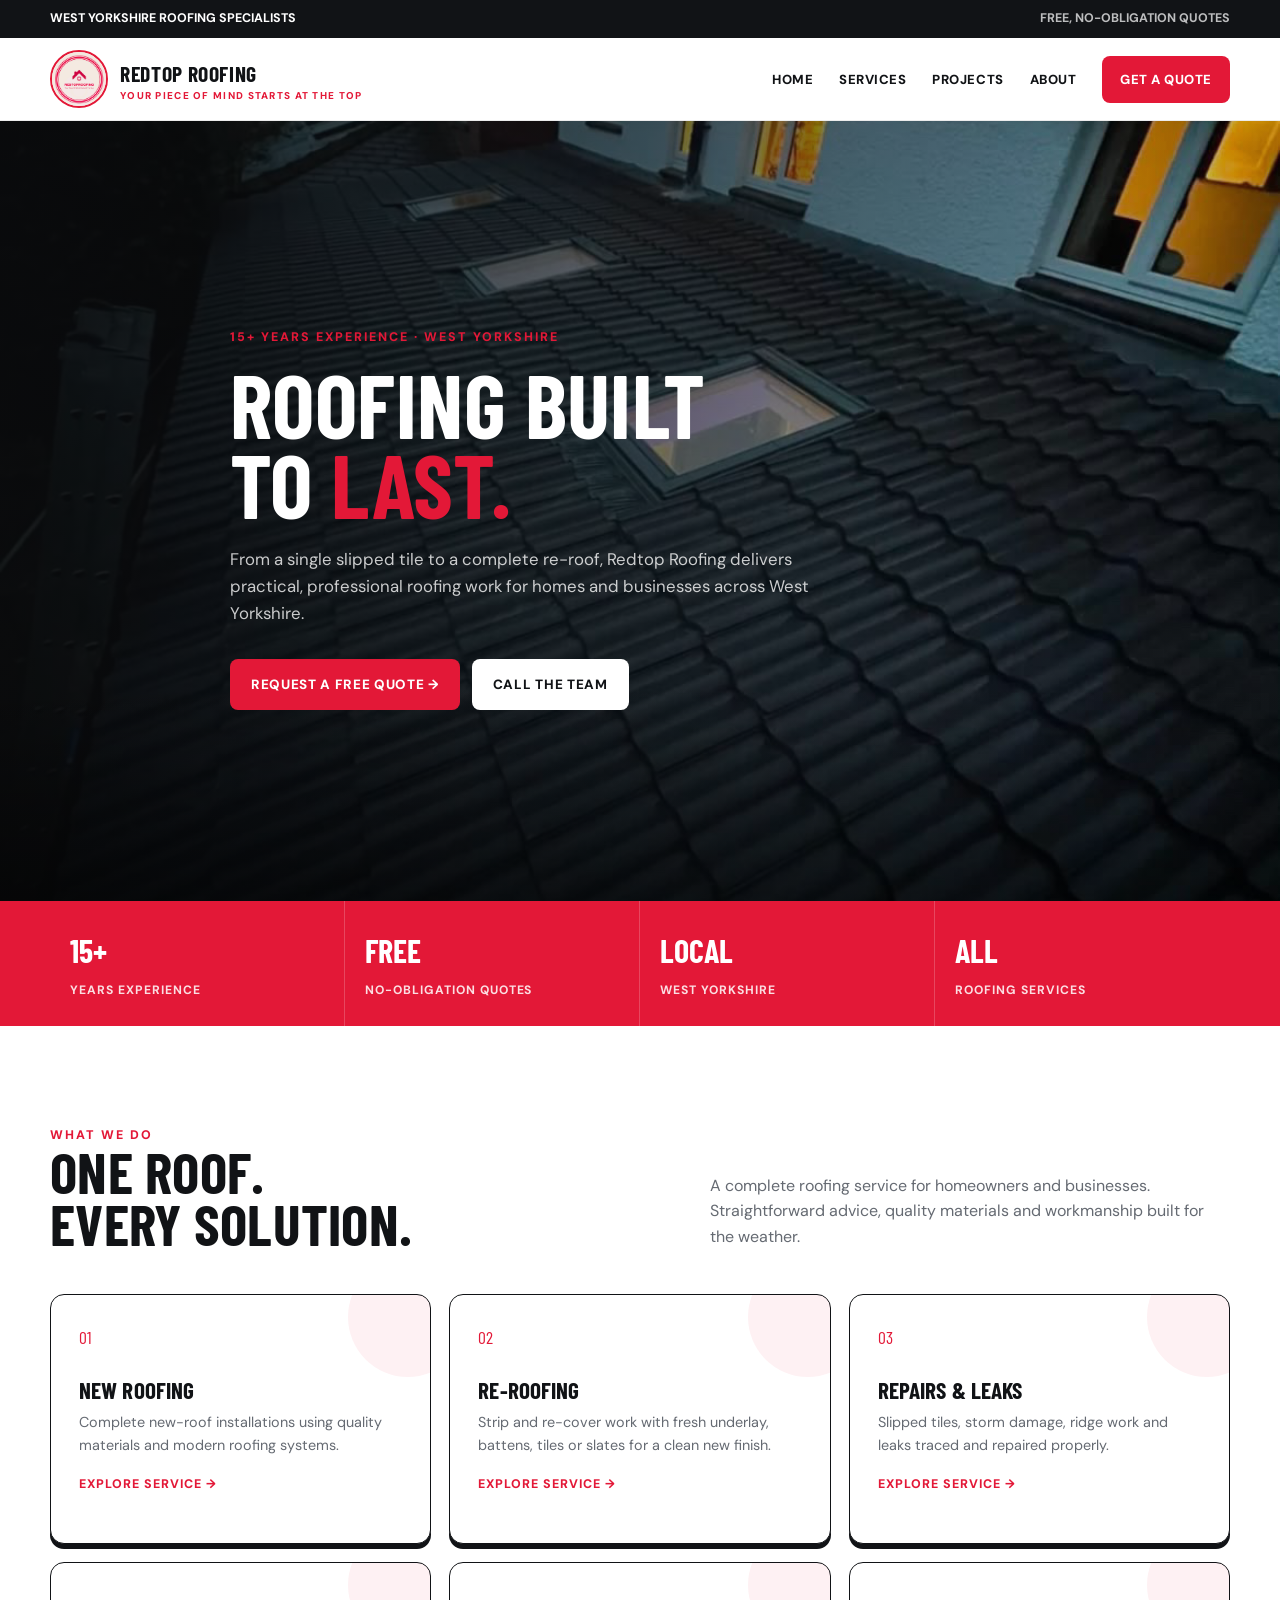
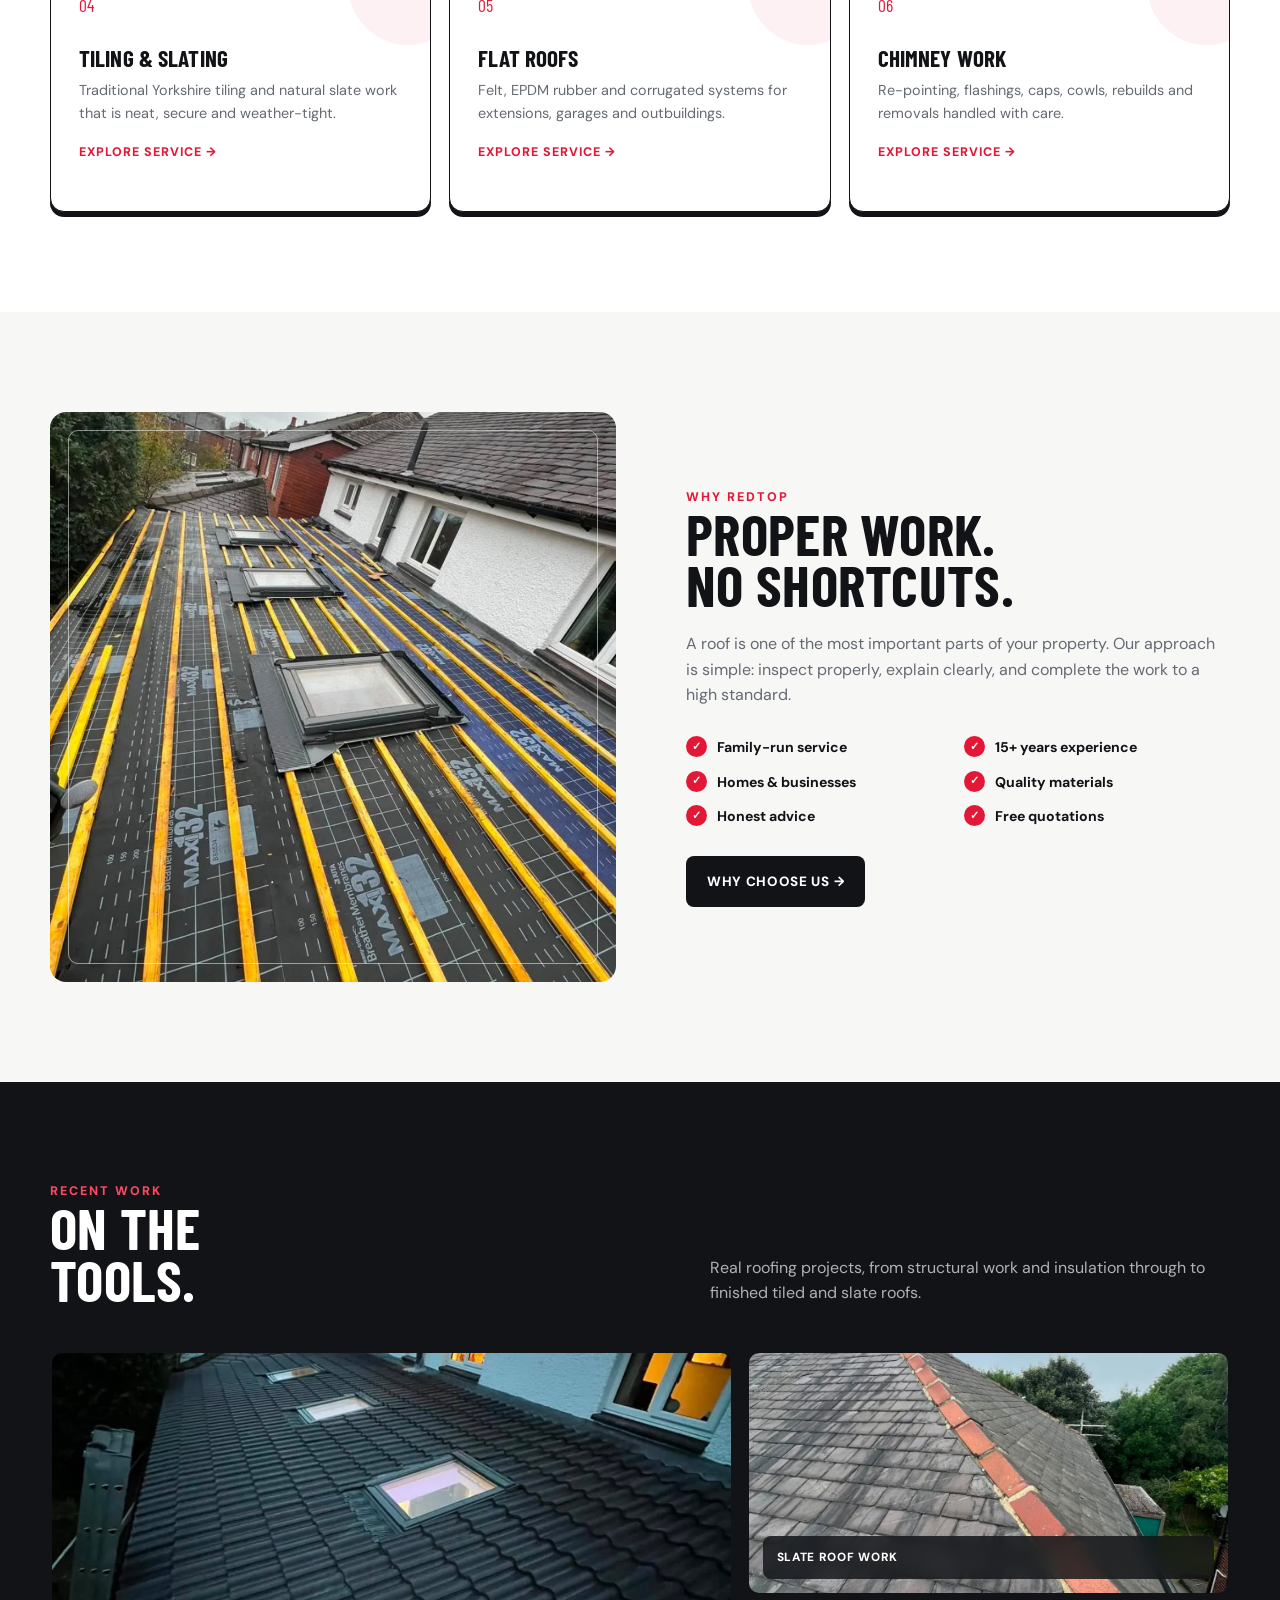
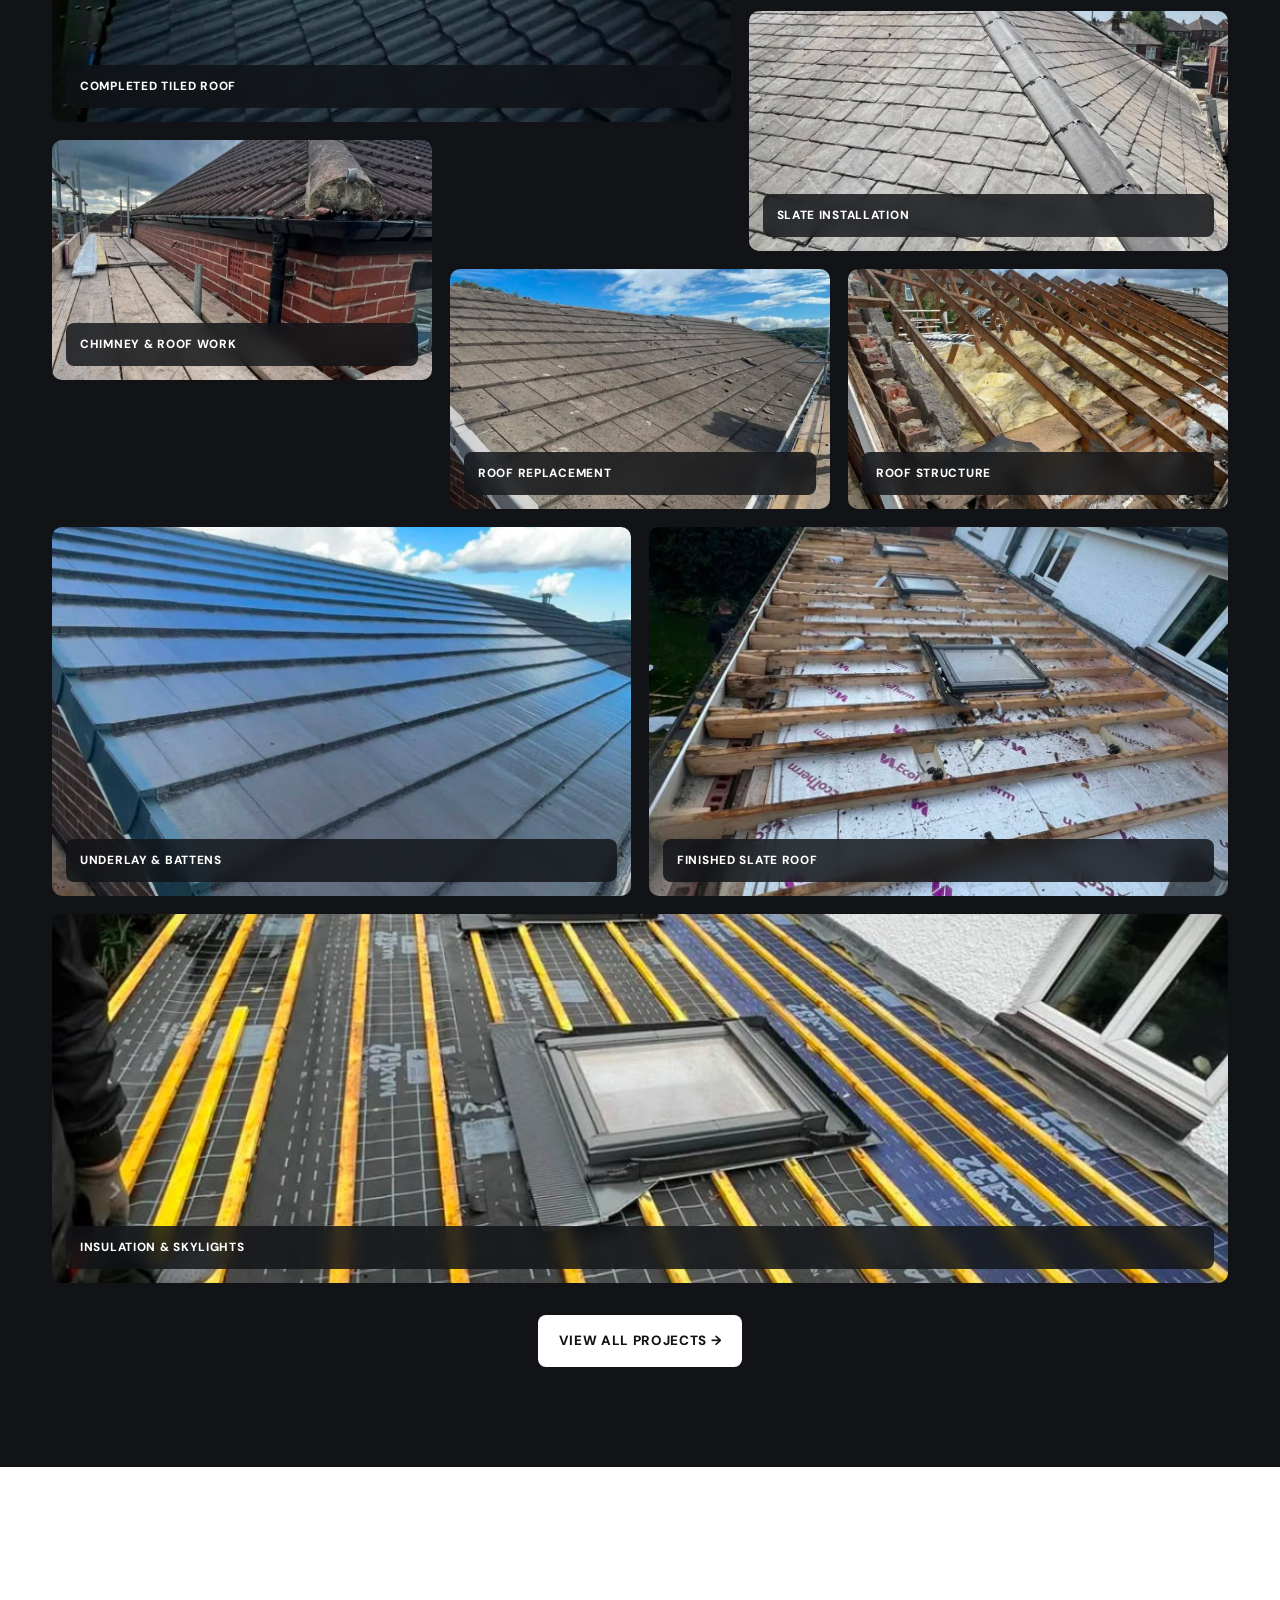
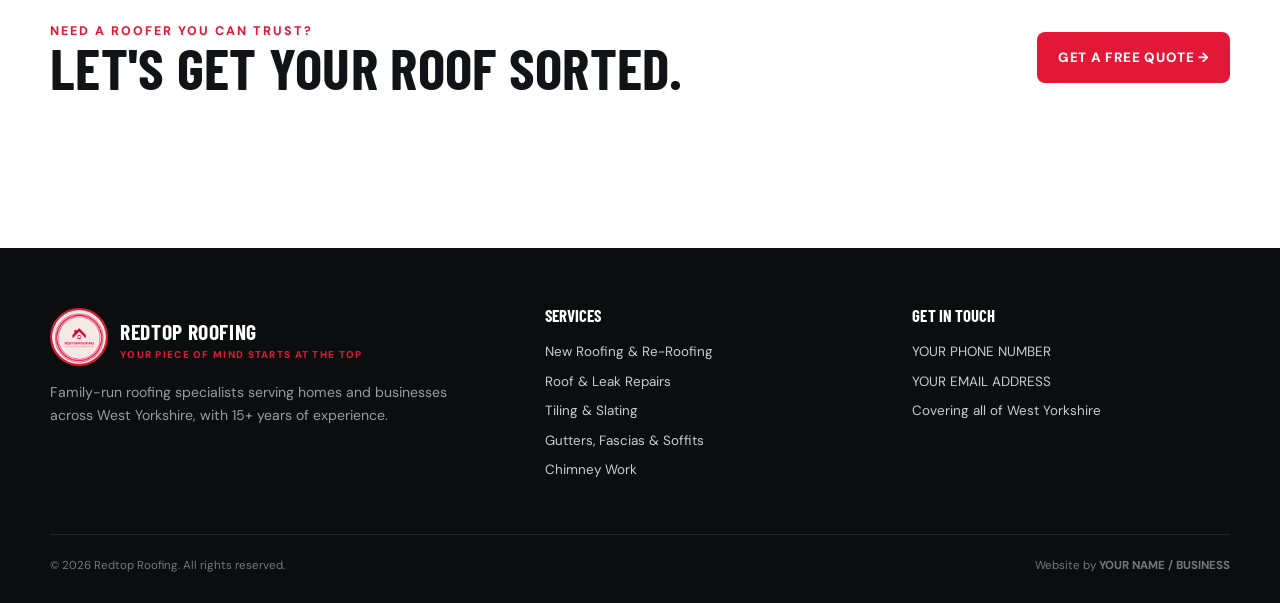
<file: index.html>
<!doctype html>
<html lang="en-GB">
<head>
  <meta charset="utf-8"><meta name="viewport" content="width=device-width,initial-scale=1">
  <title>Redtop Roofing | Roofing & Roof Repairs Across West Yorkshire</title>
  <meta name="description" content="Redtop Roofing is a family-run roofing company serving homes and businesses across West Yorkshire. New roofs, re-roofing, repairs, flat roofs, tiling, slating, gutters and chimney work.">
  <link rel="icon" type="image/jpeg" href="assets/redtop-logo.jpeg"><link rel="stylesheet" href="css/styles.css">
</head>
<body>
  <div class="topbar"><div class="container inner"><span>WEST YORKSHIRE ROOFING SPECIALISTS</span><span>FREE, NO-OBLIGATION QUOTES</span></div></div>
  <header class="site-header"><div class="container nav">
    <a class="brand" href="index.html"><img src="assets/redtop-logo.jpeg" alt="Redtop Roofing logo"><span><strong>REDTOP ROOFING</strong><small>Your piece of mind starts at the top</small></span></a>
    <button class="menu" aria-label="Open menu" aria-expanded="false">☰</button>
    <nav class="nav-links"><a class="active" href="index.html">Home</a><a href="services.html">Services</a><a href="projects.html">Projects</a><a href="about.html">About</a><a class="nav-cta" href="contact.html">Get a Quote</a></nav>
  </div></header>

  <main>
    <section class="hero">
      <div class="hero-media"></div><div class="container hero-content reveal">
        <div class="eyebrow">15+ Years Experience · West Yorkshire</div>
        <h1>ROOFING BUILT<br>TO <span>LAST.</span></h1>
        <p class="hero-copy">From a single slipped tile to a complete re-roof, Redtop Roofing delivers practical, professional roofing work for homes and businesses across West Yorkshire.</p>
        <div class="actions"><a class="btn btn-primary" href="contact.html">Request a Free Quote →</a><a class="btn btn-light" href="tel:YOUR-PHONE-NUMBER">Call the Team</a></div>
      </div>
    </section>

    <section class="stats"><div class="container stats-grid">
      <div class="stat"><strong>15+</strong><span>Years Experience</span></div><div class="stat"><strong>FREE</strong><span>No-Obligation Quotes</span></div><div class="stat"><strong>LOCAL</strong><span>West Yorkshire</span></div><div class="stat"><strong>ALL</strong><span>Roofing Services</span></div>
    </div></section>

    <section class="section"><div class="container">
      <div class="section-head reveal"><div><div class="eyebrow">What we do</div><h2>ONE ROOF.<br>EVERY SOLUTION.</h2></div><p class="intro">A complete roofing service for homeowners and businesses. Straightforward advice, quality materials and workmanship built for the weather.</p></div>
      <div class="grid-3">
        <article class="service-card reveal"><span class="service-number">01</span><h3>New Roofing</h3><p>Complete new-roof installations using quality materials and modern roofing systems.</p><a class="link-arrow" href="services.html">Explore service →</a></article>
        <article class="service-card reveal"><span class="service-number">02</span><h3>Re-Roofing</h3><p>Strip and re-cover work with fresh underlay, battens, tiles or slates for a clean new finish.</p><a class="link-arrow" href="services.html">Explore service →</a></article>
        <article class="service-card reveal"><span class="service-number">03</span><h3>Repairs & Leaks</h3><p>Slipped tiles, storm damage, ridge work and leaks traced and repaired properly.</p><a class="link-arrow" href="services.html">Explore service →</a></article>
        <article class="service-card reveal"><span class="service-number">04</span><h3>Tiling & Slating</h3><p>Traditional Yorkshire tiling and natural slate work that is neat, secure and weather-tight.</p><a class="link-arrow" href="services.html">Explore service →</a></article>
        <article class="service-card reveal"><span class="service-number">05</span><h3>Flat Roofs</h3><p>Felt, EPDM rubber and corrugated systems for extensions, garages and outbuildings.</p><a class="link-arrow" href="services.html">Explore service →</a></article>
        <article class="service-card reveal"><span class="service-number">06</span><h3>Chimney Work</h3><p>Re-pointing, flashings, caps, cowls, rebuilds and removals handled with care.</p><a class="link-arrow" href="services.html">Explore service →</a></article>
      </div>
    </div></section>

    <section class="section section-soft"><div class="container feature">
      <div class="feature-image reveal"><img src="assets/roof-08.jpeg" alt="Roofing work showing insulation and roof structure" loading="lazy"></div>
      <div class="reveal"><div class="eyebrow">Why Redtop</div><h2>PROPER WORK.<br>NO SHORTCUTS.</h2><p style="margin-top:20px">A roof is one of the most important parts of your property. Our approach is simple: inspect properly, explain clearly, and complete the work to a high standard.</p>
        <div class="checks"><div class="check"><b>✓</b><span>Family-run service</span></div><div class="check"><b>✓</b><span>15+ years experience</span></div><div class="check"><b>✓</b><span>Homes & businesses</span></div><div class="check"><b>✓</b><span>Quality materials</span></div><div class="check"><b>✓</b><span>Honest advice</span></div><div class="check"><b>✓</b><span>Free quotations</span></div></div>
        <a class="btn btn-dark" href="about.html">Why choose us →</a>
      </div>
    </div></section>

    <section class="section dark-band"><div class="container"><div class="section-head reveal"><div><div class="eyebrow">Recent work</div><h2>ON THE<br>TOOLS.</h2></div><p class="intro">Real roofing projects, from structural work and insulation through to finished tiled and slate roofs.</p></div>
      <div class="gallery">
        <figure class="reveal"><img src="assets/roof-09.jpeg" alt="Completed tiled roof" loading="lazy"><figcaption class="overlay">Completed tiled roof</figcaption></figure>
        <figure class="reveal"><img src="assets/roof-01.jpeg" alt="Slate roof and ridge detail" loading="lazy"><figcaption class="overlay">Slate roof work</figcaption></figure>
        <figure class="reveal"><img src="assets/roof-02.jpeg" alt="Slate roof installation" loading="lazy"><figcaption class="overlay">Slate installation</figcaption></figure>
        <figure class="reveal"><img src="assets/roof-03.jpeg" alt="Roof and chimney work" loading="lazy"><figcaption class="overlay">Chimney & roof work</figcaption></figure>
        <figure class="reveal"><img src="assets/roof-04.jpeg" alt="Roof replacement project" loading="lazy"><figcaption class="overlay">Roof replacement</figcaption></figure>
        <figure class="reveal"><img src="assets/roof-05.jpeg" alt="Roof structure exposed" loading="lazy"><figcaption class="overlay">Roof structure</figcaption></figure>
        <figure class="reveal"><img src="assets/roof-06.jpeg" alt="Roof underlay and battens" loading="lazy"><figcaption class="overlay">Underlay & battens</figcaption></figure>
        <figure class="reveal"><img src="assets/roof-07.jpeg" alt="Finished slate roof" loading="lazy"><figcaption class="overlay">Finished slate roof</figcaption></figure>
        <figure class="reveal"><img src="assets/roof-08.jpeg" alt="New roof insulation and skylights" loading="lazy"><figcaption class="overlay">Insulation & skylights</figcaption></figure>
      </div>
      <div style="text-align:center;margin-top:30px"><a class="btn btn-light" href="projects.html">View all projects →</a></div>
    </div></section>

    <section class="section"><div class="container quote-banner"><div class="reveal"><div class="eyebrow">Need a roofer you can trust?</div><h2>LET'S GET YOUR ROOF SORTED.</h2></div><a class="btn btn-primary" href="contact.html">Get a Free Quote →</a></div></section>
  </main>
  <footer class="footer"><div class="container footer-grid">
    <div><div class="brand"><img src="assets/redtop-logo.jpeg" alt="Redtop Roofing logo"><span><strong>REDTOP ROOFING</strong><small>Your piece of mind starts at the top</small></span></div><p>Family-run roofing specialists serving homes and businesses across West Yorkshire, with 15+ years of experience.</p></div>
    <div><h3>Services</h3><a href="services.html">New Roofing & Re-Roofing</a><a href="services.html">Roof & Leak Repairs</a><a href="services.html">Tiling & Slating</a><a href="services.html">Gutters, Fascias & Soffits</a><a href="services.html">Chimney Work</a></div>
    <div><h3>Get in touch</h3><a href="tel:YOUR-PHONE-NUMBER">YOUR PHONE NUMBER</a><a href="mailto:YOUR-EMAIL-ADDRESS">YOUR EMAIL ADDRESS</a><a href="contact.html">Covering all of West Yorkshire</a></div>
  </div><div class="container footer-bottom"><span>© 2026 Redtop Roofing. All rights reserved.</span><span>Website by <strong>YOUR NAME / BUSINESS</strong></span></div></footer>
  <script src="js/main.js"></script>
</body></html>
</file>
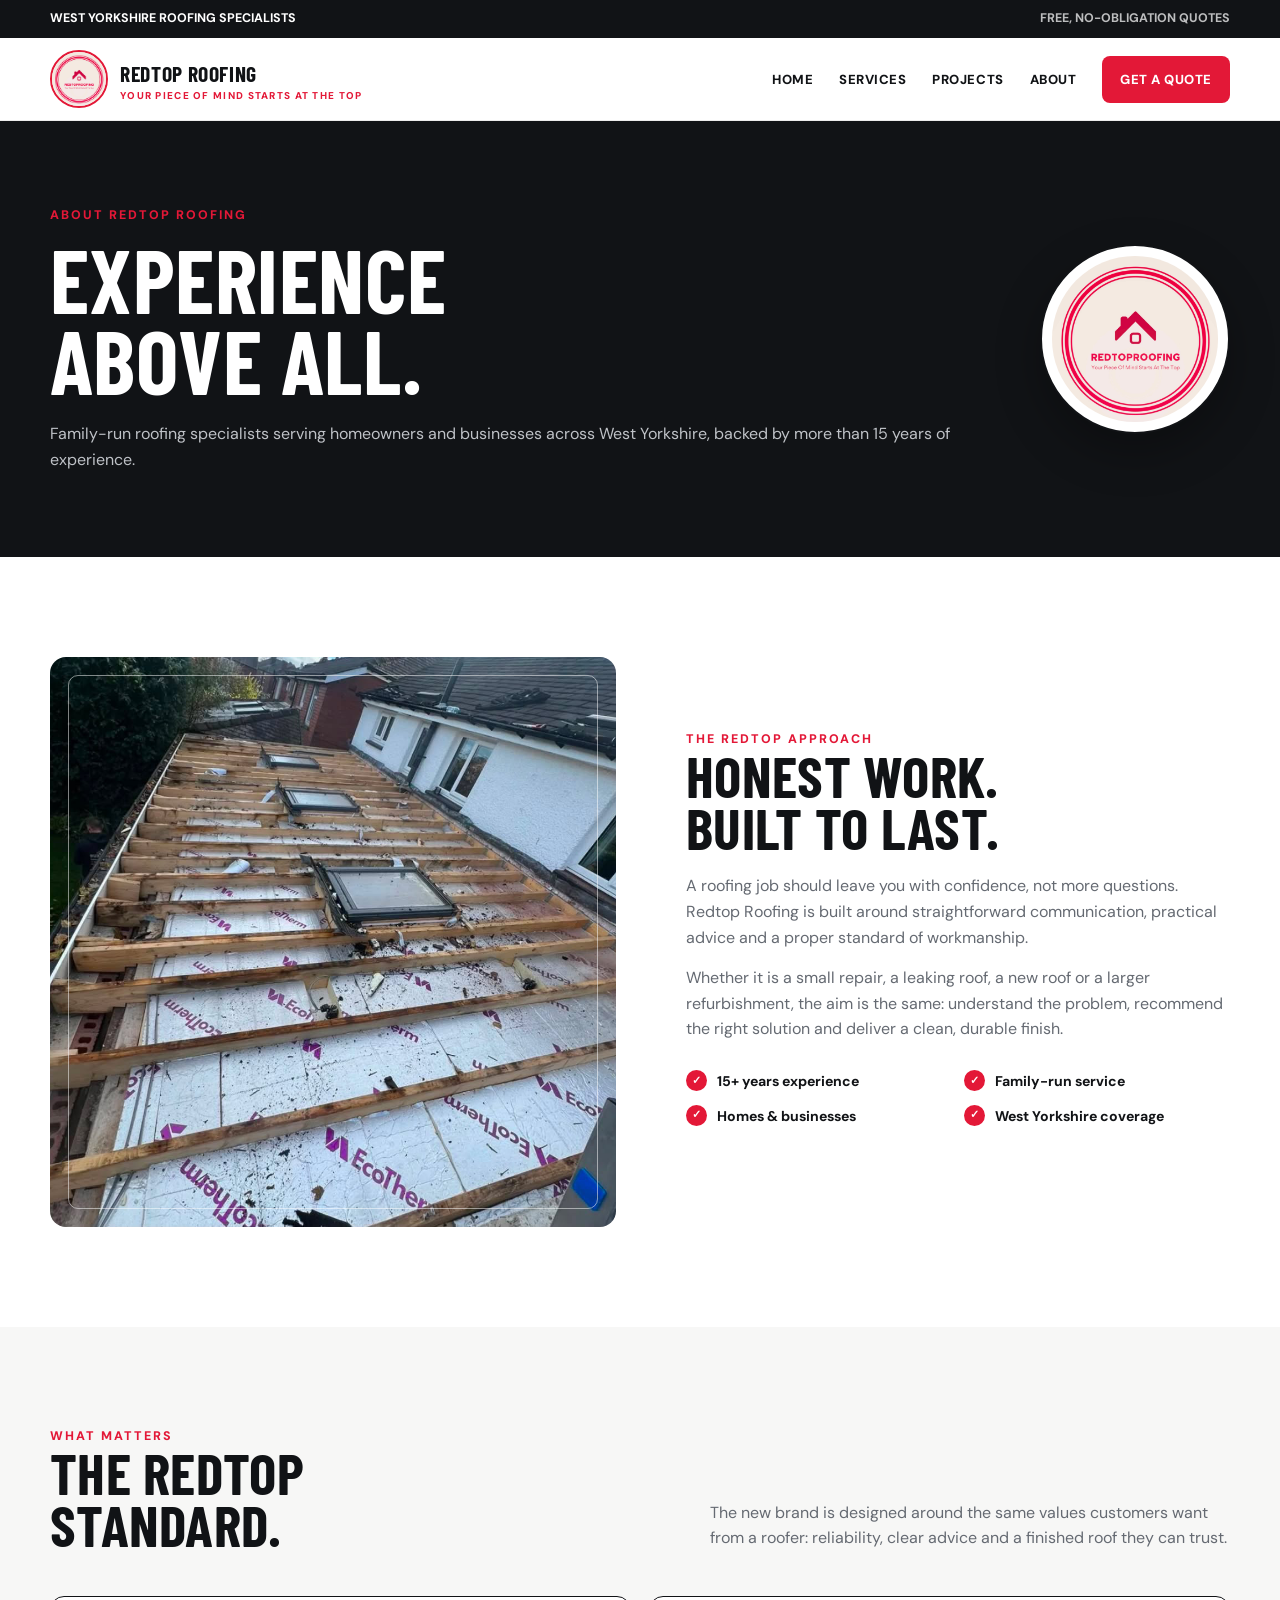
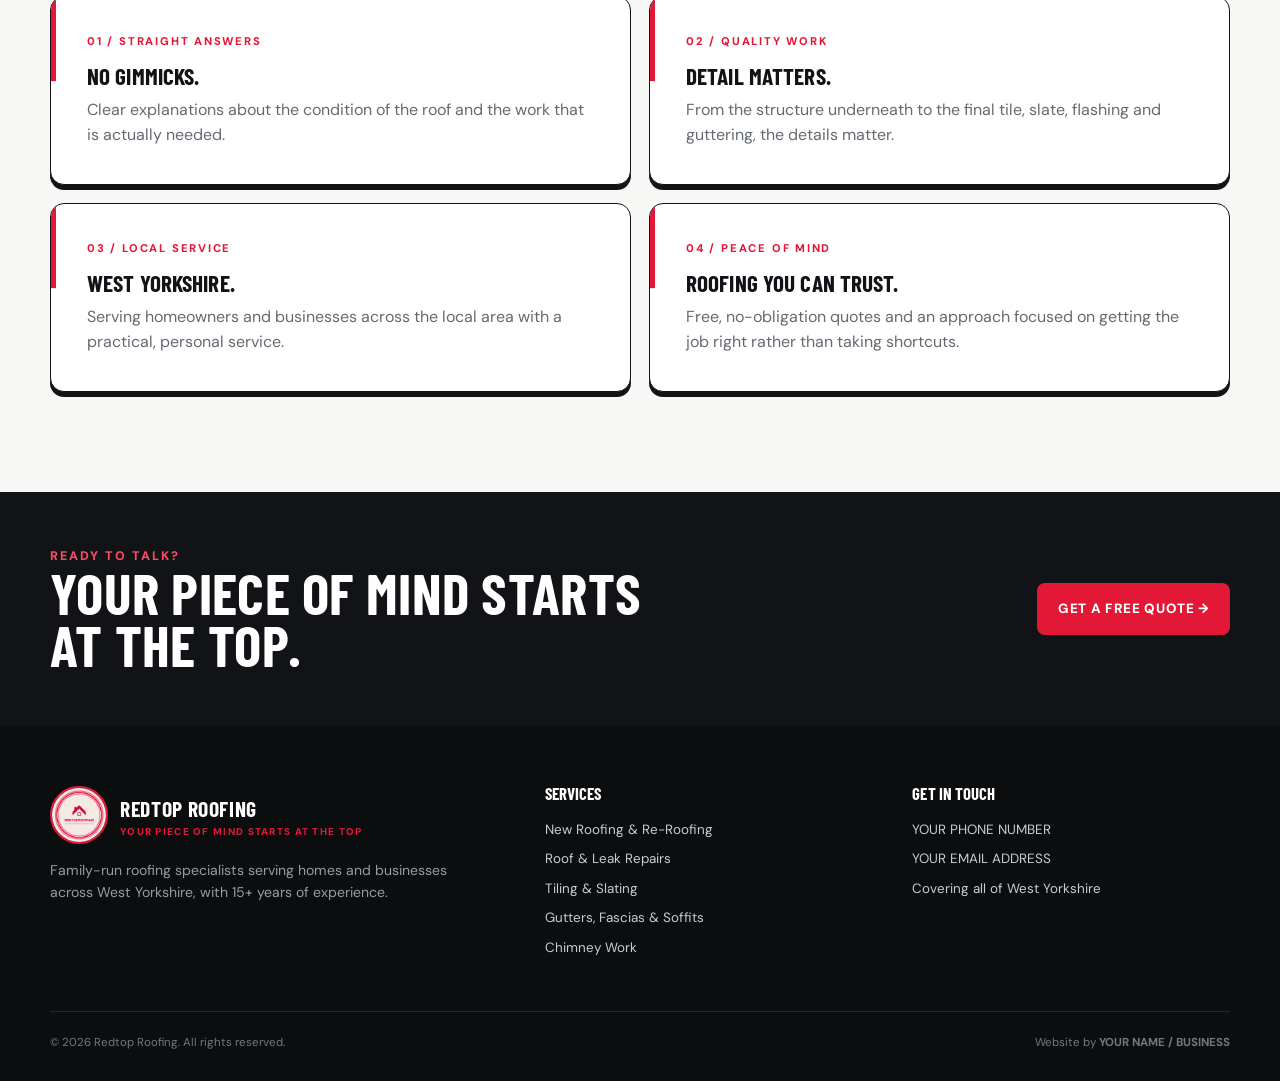
<file: about.html>
<!doctype html><html lang="en-GB"><head><meta charset="utf-8"><meta name="viewport" content="width=device-width,initial-scale=1"><title>About Redtop Roofing | West Yorkshire</title><meta name="description" content="Learn about Redtop Roofing, a family-run roofing company with 15+ years of experience serving West Yorkshire."><link rel="icon" href="assets/redtop-logo.jpeg"><link rel="stylesheet" href="css/styles.css"></head><body>
<div class="topbar"><div class="container inner"><span>WEST YORKSHIRE ROOFING SPECIALISTS</span><span>FREE, NO-OBLIGATION QUOTES</span></div></div><header class="site-header"><div class="container nav"><a class="brand" href="index.html"><img src="assets/redtop-logo.jpeg" alt="Redtop Roofing logo"><span><strong>REDTOP ROOFING</strong><small>Your piece of mind starts at the top</small></span></a><button class="menu" aria-label="Open menu" aria-expanded="false">☰</button><nav class="nav-links"><a href="index.html">Home</a><a href="services.html">Services</a><a href="projects.html">Projects</a><a class="active" href="about.html">About</a><a class="nav-cta" href="contact.html">Get a Quote</a></nav></div></header>
<main><section class="page-hero"><div class="container reveal"><div class="page-hero-logo" aria-hidden="true"><img src="assets/redtop-logo.jpeg" alt=""></div><div class="eyebrow">About Redtop Roofing</div><h1>EXPERIENCE<br>ABOVE ALL.</h1><p>Family-run roofing specialists serving homeowners and businesses across West Yorkshire, backed by more than 15 years of experience.</p></div></section>
<section class="section"><div class="container feature"><div class="feature-image reveal"><img src="assets/roof-07.jpeg" alt="Completed slate roof" loading="lazy"></div><div class="reveal"><div class="eyebrow">The Redtop approach</div><h2>HONEST WORK.<br>BUILT TO LAST.</h2><p style="margin-top:20px">A roofing job should leave you with confidence, not more questions. Redtop Roofing is built around straightforward communication, practical advice and a proper standard of workmanship.</p><p style="margin-top:15px">Whether it is a small repair, a leaking roof, a new roof or a larger refurbishment, the aim is the same: understand the problem, recommend the right solution and deliver a clean, durable finish.</p><div class="checks"><div class="check"><b>✓</b><span>15+ years experience</span></div><div class="check"><b>✓</b><span>Family-run service</span></div><div class="check"><b>✓</b><span>Homes & businesses</span></div><div class="check"><b>✓</b><span>West Yorkshire coverage</span></div></div></div></div></section>
<section class="section section-soft"><div class="container"><div class="section-head reveal"><div><div class="eyebrow">What matters</div><h2>THE REDTOP<br>STANDARD.</h2></div><p class="intro">The new brand is designed around the same values customers want from a roofer: reliability, clear advice and a finished roof they can trust.</p></div><div class="about-grid"><article class="about-card reveal"><div class="eyebrow">01 / Straight answers</div><h3>NO GIMMICKS.</h3><p>Clear explanations about the condition of the roof and the work that is actually needed.</p></article><article class="about-card reveal"><div class="eyebrow">02 / Quality work</div><h3>DETAIL MATTERS.</h3><p>From the structure underneath to the final tile, slate, flashing and guttering, the details matter.</p></article><article class="about-card reveal"><div class="eyebrow">03 / Local service</div><h3>WEST YORKSHIRE.</h3><p>Serving homeowners and businesses across the local area with a practical, personal service.</p></article><article class="about-card reveal"><div class="eyebrow">04 / Peace of mind</div><h3>ROOFING YOU CAN TRUST.</h3><p>Free, no-obligation quotes and an approach focused on getting the job right rather than taking shortcuts.</p></article></div></div></section>
<section class="dark-band"><div class="container quote-banner"><div><div class="eyebrow">Ready to talk?</div><h2>YOUR PIECE OF MIND STARTS AT THE TOP.</h2></div><a class="btn btn-primary" href="contact.html">Get a Free Quote →</a></div></section></main>
<footer class="footer"><div class="container footer-grid"><div><div class="brand"><img src="assets/redtop-logo.jpeg" alt="Redtop Roofing logo"><span><strong>REDTOP ROOFING</strong><small>Your piece of mind starts at the top</small></span></div><p>Family-run roofing specialists serving homes and businesses across West Yorkshire, with 15+ years of experience.</p></div><div><h3>Services</h3><a href="services.html">New Roofing & Re-Roofing</a><a href="services.html">Roof & Leak Repairs</a><a href="services.html">Tiling & Slating</a><a href="services.html">Gutters, Fascias & Soffits</a><a href="services.html">Chimney Work</a></div><div><h3>Get in touch</h3><a href="tel:YOUR-PHONE-NUMBER">YOUR PHONE NUMBER</a><a href="mailto:YOUR-EMAIL-ADDRESS">YOUR EMAIL ADDRESS</a><a href="contact.html">Covering all of West Yorkshire</a></div></div><div class="container footer-bottom"><span>© 2026 Redtop Roofing. All rights reserved.</span><span>Website by <strong>YOUR NAME / BUSINESS</strong></span></div></footer><script src="js/main.js"></script></body></html>
</file>
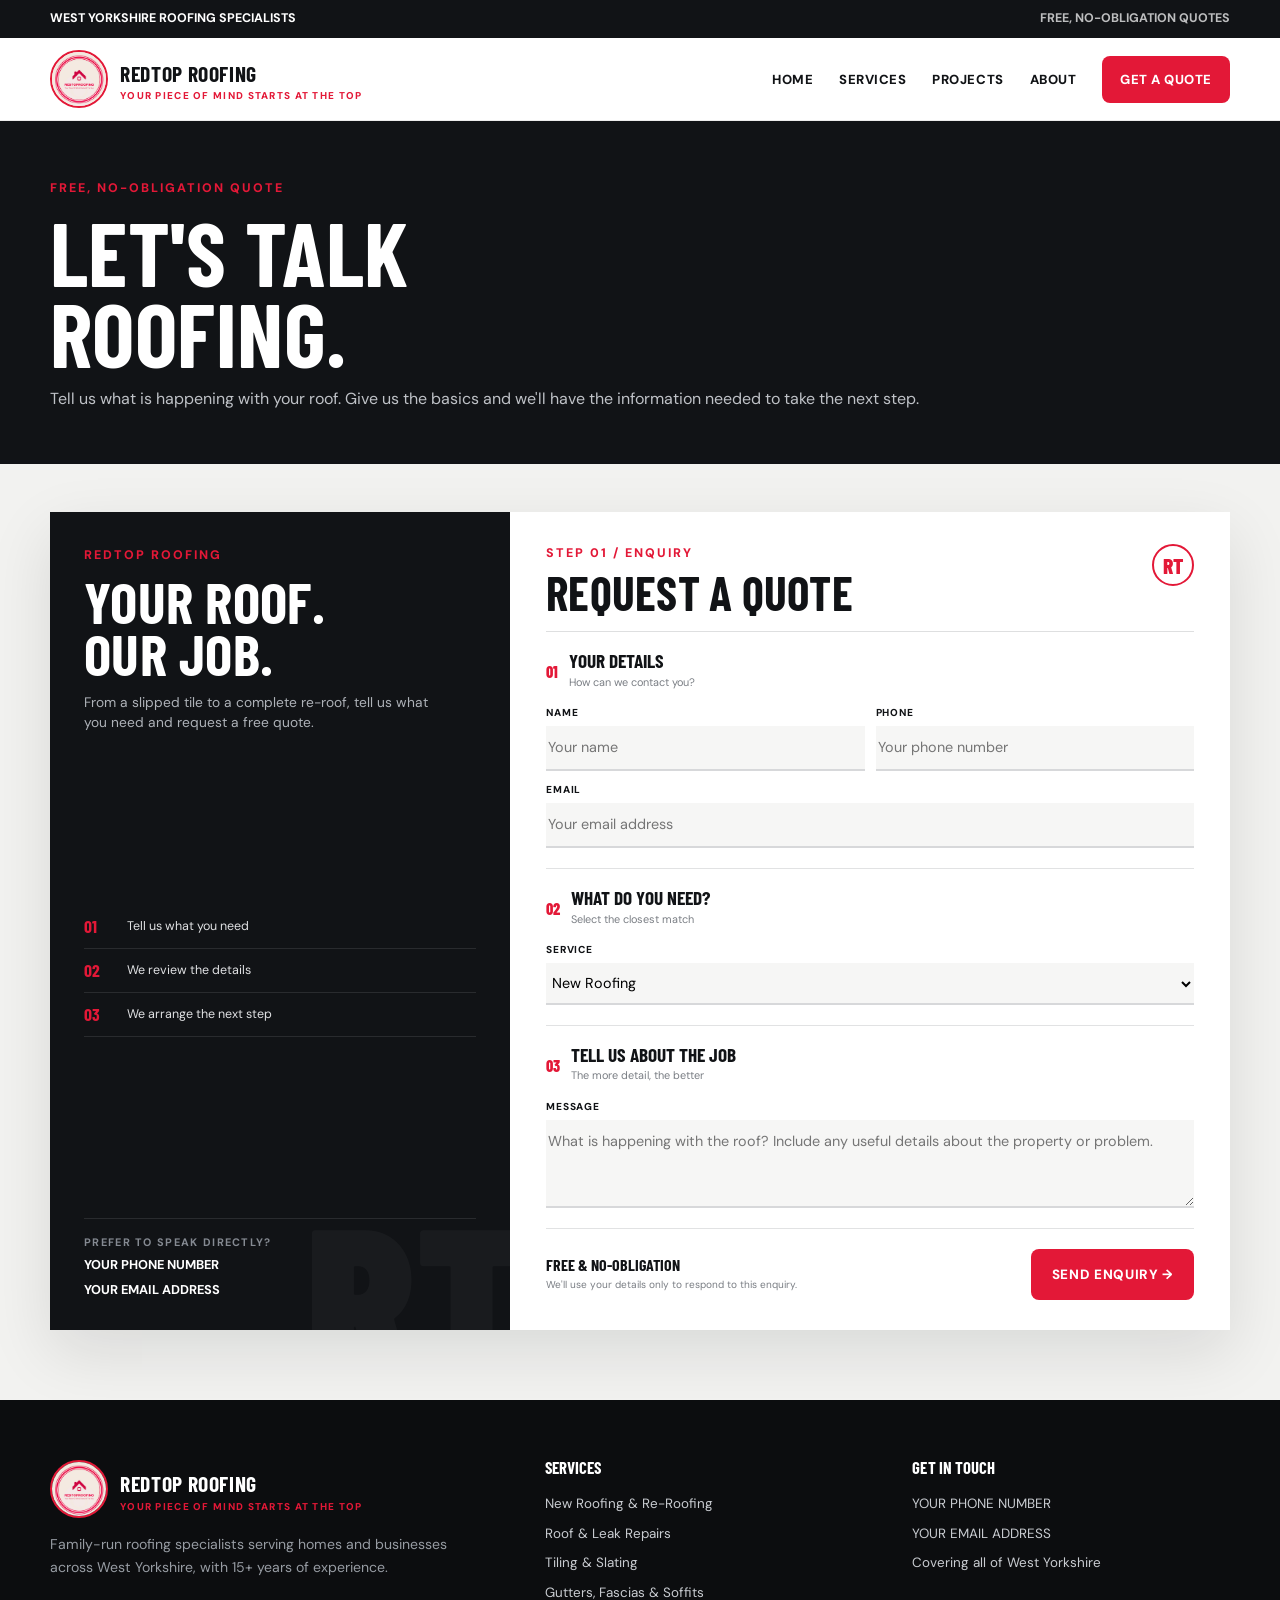
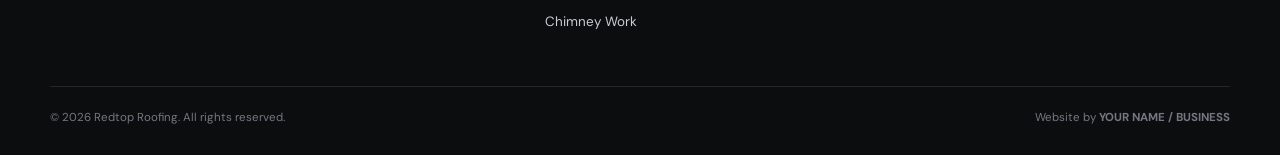
<file: contact.html>
<!doctype html><html lang="en-GB"><head><meta charset="utf-8"><meta name="viewport" content="width=device-width,initial-scale=1"><title>Contact Redtop Roofing | Get a Free Quote</title><meta name="description" content="Contact Redtop Roofing for a free, no-obligation roofing quote across West Yorkshire."><link rel="icon" href="assets/redtop-logo.jpeg"><link rel="stylesheet" href="css/styles.css"></head><body>
<div class="topbar"><div class="container inner"><span>WEST YORKSHIRE ROOFING SPECIALISTS</span><span>FREE, NO-OBLIGATION QUOTES</span></div></div>
<header class="site-header"><div class="container nav"><a class="brand" href="index.html"><img src="assets/redtop-logo.jpeg" alt="Redtop Roofing logo"><span><strong>REDTOP ROOFING</strong><small>Your piece of mind starts at the top</small></span></a><button class="menu" aria-label="Open menu" aria-expanded="false">☰</button><nav class="nav-links"><a href="index.html">Home</a><a href="services.html">Services</a><a href="projects.html">Projects</a><a href="about.html">About</a><a class="nav-cta active" href="contact.html">Get a Quote</a></nav></div></header>
<main>
<section class="page-hero quote-hero"><div class="container reveal"><div class="eyebrow">Free, no-obligation quote</div><h1>LET'S TALK<br>ROOFING.</h1><p>Tell us what is happening with your roof. Give us the basics and we'll have the information needed to take the next step.</p></div></section>
<section class="quote-section"><div class="container quote-layout">
<aside class="quote-side reveal"><div class="quote-side-top"><div class="eyebrow">REDTOP ROOFING</div><h2>YOUR ROOF.<br>OUR JOB.</h2><p>From a slipped tile to a complete re-roof, tell us what you need and request a free quote.</p></div><div class="quote-points"><div><span>01</span><p>Tell us what you need</p></div><div><span>02</span><p>We review the details</p></div><div><span>03</span><p>We arrange the next step</p></div></div><div class="quote-contact"><small>Prefer to speak directly?</small><a href="tel:YOUR-PHONE-NUMBER">YOUR PHONE NUMBER</a><a href="mailto:YOUR-EMAIL-ADDRESS">YOUR EMAIL ADDRESS</a></div></aside>
<div class="quote-card reveal"><div class="quote-card-head"><div><div class="eyebrow">Step 01 / Enquiry</div><h2>REQUEST A QUOTE</h2></div><div class="quote-mark">RT</div></div><div class="quote-rule"></div><form id="quote-form"><div class="form-section"><div class="form-section-title"><span>01</span><div><strong>Your details</strong><small>How can we contact you?</small></div></div><div class="form-grid"><div class="field"><label for="name">Name</label><input id="name" name="name" required placeholder="Your name"></div><div class="field"><label for="phone">Phone</label><input id="phone" name="phone" required placeholder="Your phone number"></div><div class="field full"><label for="email">Email</label><input id="email" name="email" type="email" placeholder="Your email address"></div></div></div>
<div class="form-section"><div class="form-section-title"><span>02</span><div><strong>What do you need?</strong><small>Select the closest match</small></div></div><div class="field"><label for="service">Service</label><select id="service" name="service" data-service-select><option value="New Roofing">New Roofing</option><option value="Re-Roofing">Re-Roofing</option><option value="Roof Repairs">Roof Repairs</option><option value="Leak Repairs">Leak Repairs</option><option value="Tiling & Slating">Tiling & Slating</option><option value="Roof Consulting">Roof Consulting</option><option value="Gutters & Fascias">Gutters & Fascias</option><option value="Soffits">Soffits</option><option value="Skylights">Skylights</option><option value="Garages">Garages</option><option value="Silver Coating">Silver Coating</option><option value="Emergency Repairs">Emergency Repairs</option><option value="Flat Roofs">Flat Roofs</option><option value="Chimney Work">Chimney Work</option><option value="Other">Other</option></select></div></div>
<div class="form-section"><div class="form-section-title"><span>03</span><div><strong>Tell us about the job</strong><small>The more detail, the better</small></div></div><div class="field"><label for="message">Message</label><textarea id="message" name="message" placeholder="What is happening with the roof? Include any useful details about the property or problem."></textarea></div></div>
<div class="quote-submit"><div><strong>Free & no-obligation</strong><small>We'll use your details only to respond to this enquiry.</small></div><button class="btn btn-primary" type="submit">Send Enquiry →</button></div><p id="form-note" class="form-note" style="display:none"></p></form></div>
</div></section>
</main>
<footer class="footer"><div class="container footer-grid"><div><div class="brand"><img src="assets/redtop-logo.jpeg" alt="Redtop Roofing logo"><span><strong>REDTOP ROOFING</strong><small>Your piece of mind starts at the top</small></span></div><p>Family-run roofing specialists serving homes and businesses across West Yorkshire, with 15+ years of experience.</p></div><div><h3>Services</h3><a href="services.html">New Roofing & Re-Roofing</a><a href="services.html">Roof & Leak Repairs</a><a href="services.html">Tiling & Slating</a><a href="services.html">Gutters, Fascias & Soffits</a><a href="services.html">Chimney Work</a></div><div><h3>Get in touch</h3><a href="tel:YOUR-PHONE-NUMBER">YOUR PHONE NUMBER</a><a href="mailto:YOUR-EMAIL-ADDRESS">YOUR EMAIL ADDRESS</a><a href="contact.html">Covering all of West Yorkshire</a></div></div><div class="container footer-bottom"><span>© 2026 Redtop Roofing. All rights reserved.</span><span>Website by <strong>YOUR NAME / BUSINESS</strong></span></div></footer><script src="js/main.js"></script></body></html>
</file>
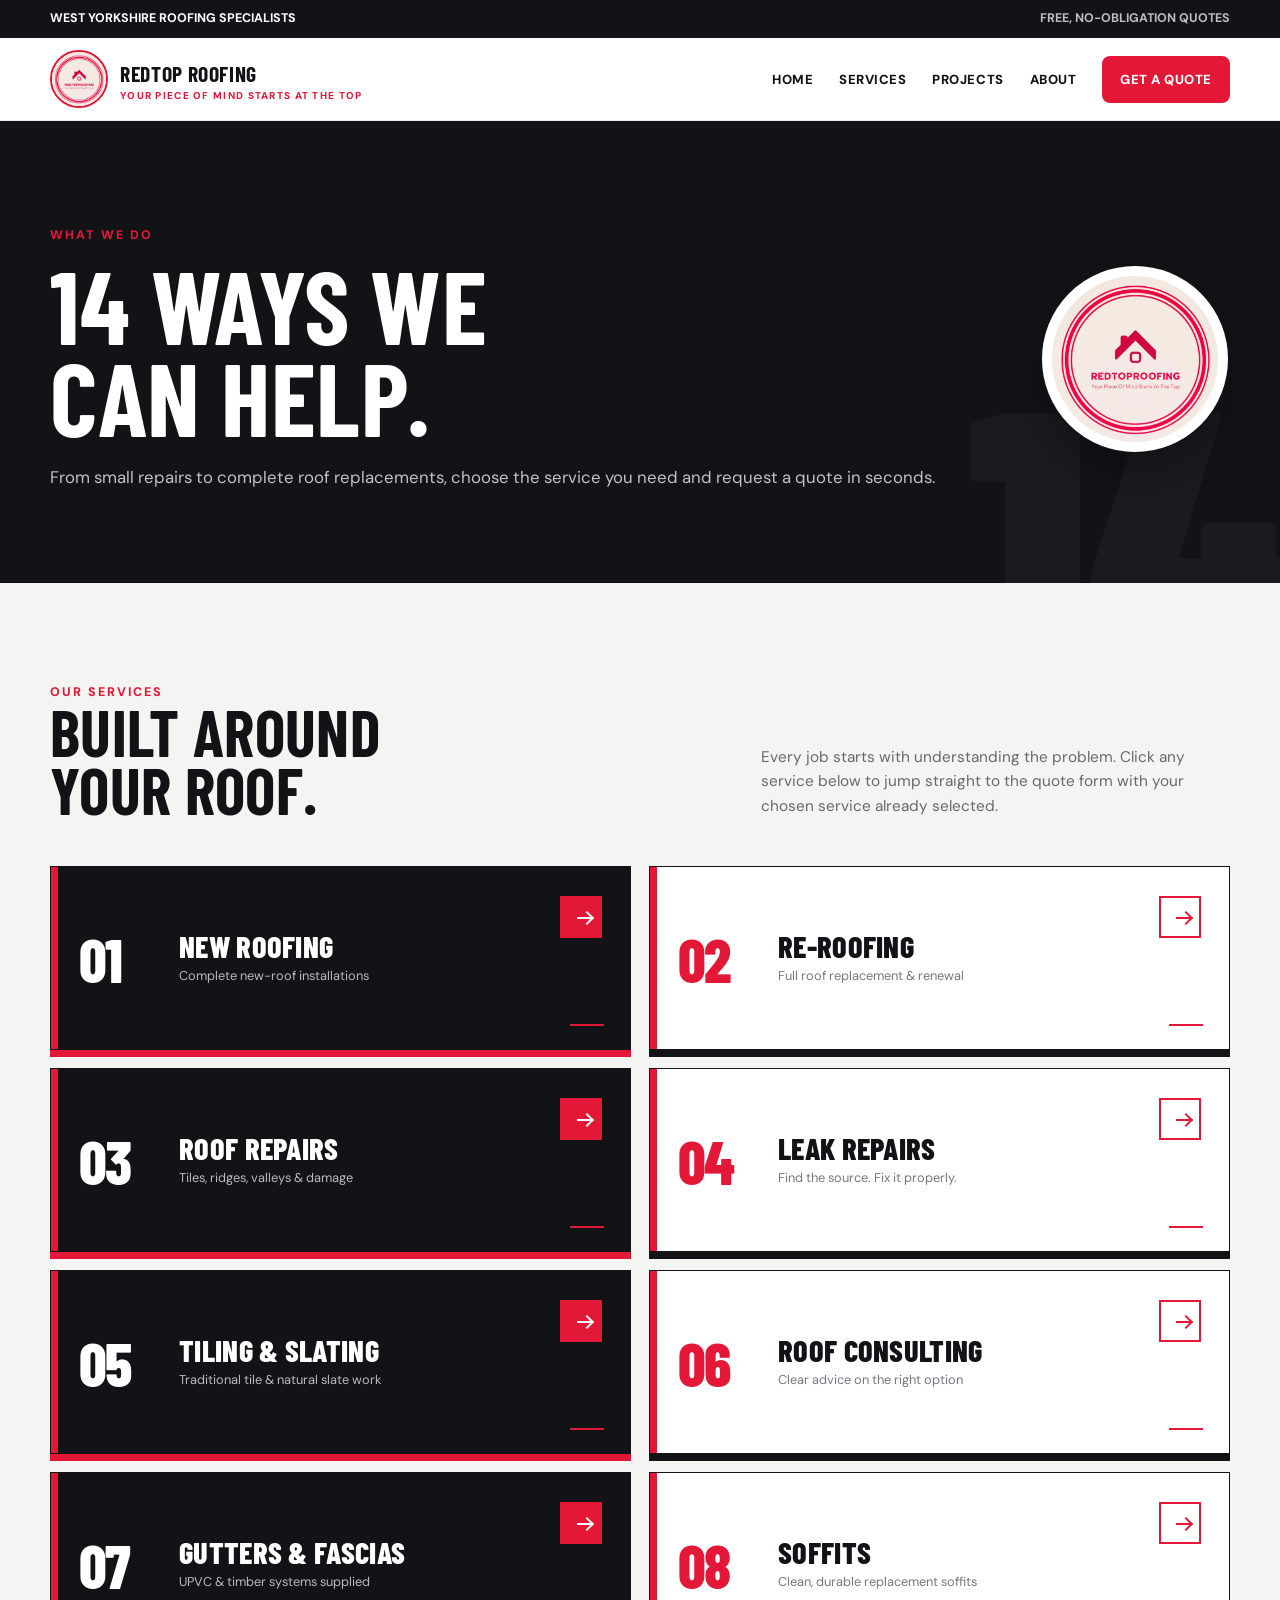
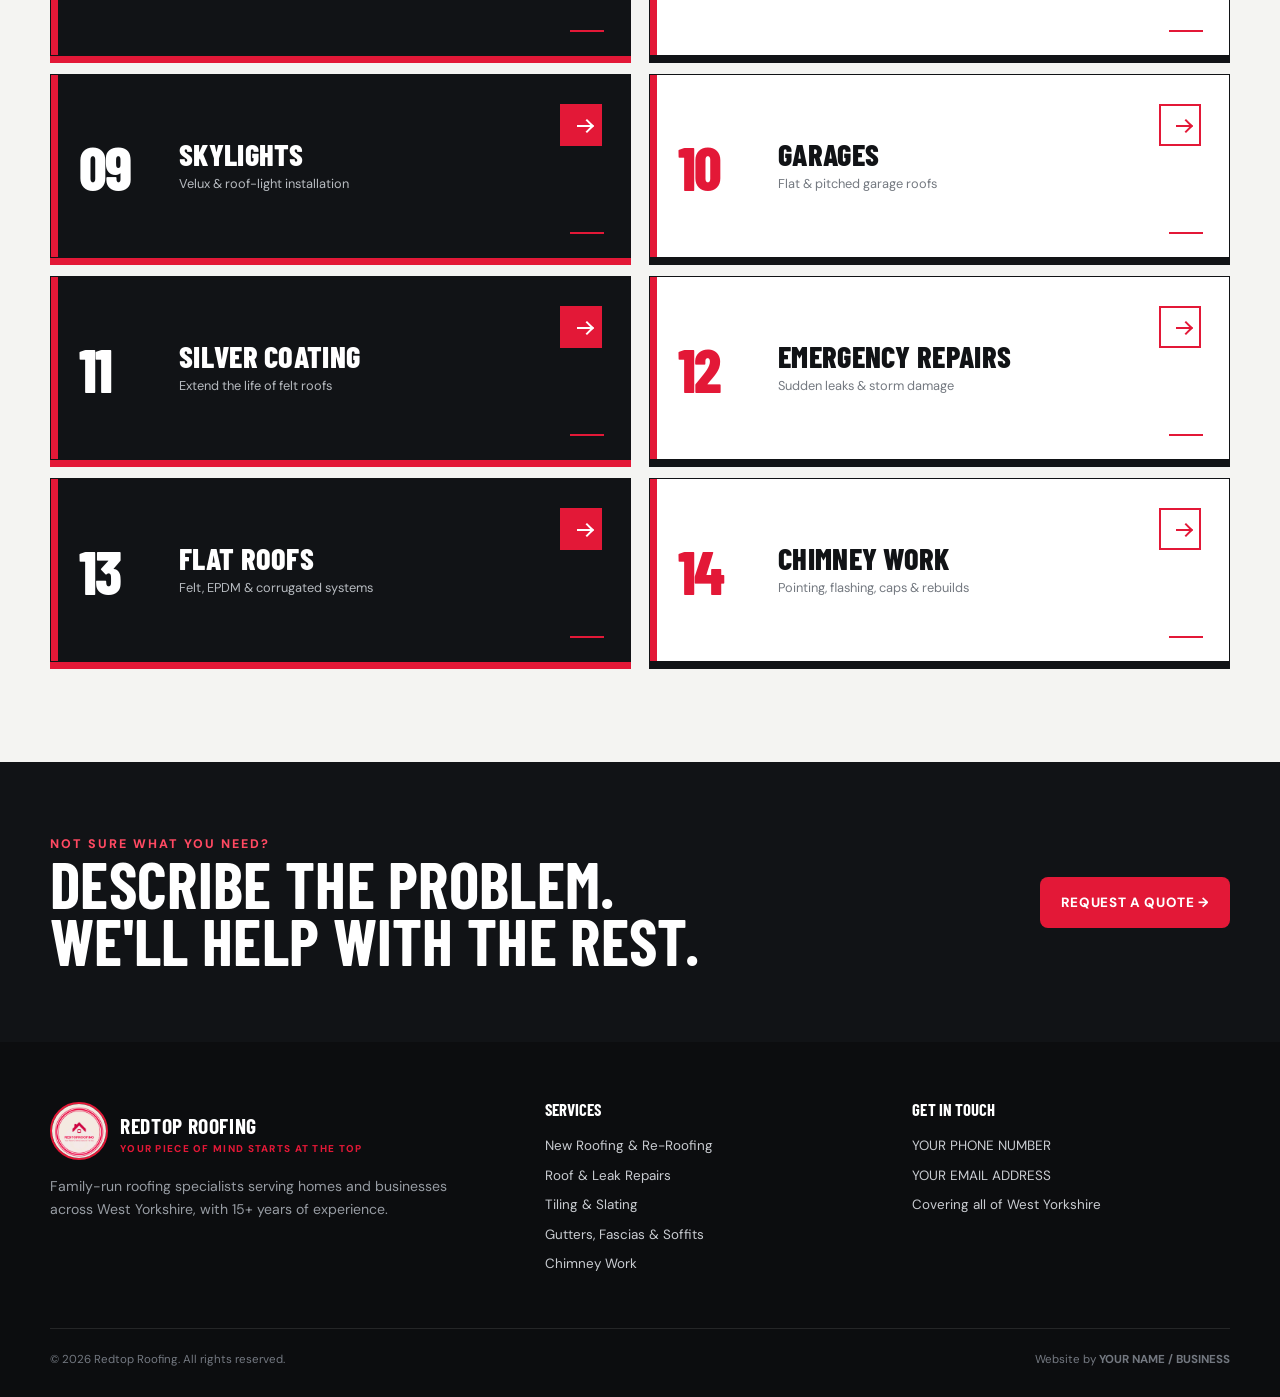
<file: services.html>
<!doctype html><html lang="en-GB"><head><meta charset="utf-8"><meta name="viewport" content="width=device-width,initial-scale=1"><title>Roofing Services | Redtop Roofing</title><meta name="description" content="Full roofing services across West Yorkshire: new roofs, re-roofing, repairs, leaks, tiling, slating, gutters, soffits, skylights, flat roofs and chimney work."><link rel="icon" href="assets/redtop-logo.jpeg"><link rel="stylesheet" href="css/styles.css"></head><body>
<div class="topbar"><div class="container inner"><span>WEST YORKSHIRE ROOFING SPECIALISTS</span><span>FREE, NO-OBLIGATION QUOTES</span></div></div>
<header class="site-header"><div class="container nav"><a class="brand" href="index.html"><img src="assets/redtop-logo.jpeg" alt="Redtop Roofing logo"><span><strong>REDTOP ROOFING</strong><small>Your piece of mind starts at the top</small></span></a><button class="menu" aria-label="Open menu" aria-expanded="false">☰</button><nav class="nav-links"><a href="index.html">Home</a><a class="active" href="services.html">Services</a><a href="projects.html">Projects</a><a href="about.html">About</a><a class="nav-cta" href="contact.html">Get a Quote</a></nav></div></header>
<main>
<section class="page-hero services-hero"><div class="container reveal"><div class="page-hero-logo" aria-hidden="true"><img src="assets/redtop-logo.jpeg" alt=""></div><div class="eyebrow">What we do</div><h1>14 WAYS WE<br>CAN HELP.</h1><p>From small repairs to complete roof replacements, choose the service you need and request a quote in seconds.</p></div></section>
<section class="section services-showcase"><div class="container"><div class="services-intro reveal"><div><div class="eyebrow">Our services</div><h2>BUILT AROUND<br>YOUR ROOF.</h2></div><p>Every job starts with understanding the problem. Click any service below to jump straight to the quote form with your chosen service already selected.</p></div>
<div class="service-tiles">
<a class="service-tile reveal" href="contact.html?service=01"><span class="tile-no">01</span><span class="tile-content"><strong>New Roofing</strong><small>Complete new-roof installations</small></span><span class="tile-arrow" aria-hidden="true"></span></a>
<a class="service-tile reveal" href="contact.html?service=02"><span class="tile-no">02</span><span class="tile-content"><strong>Re-Roofing</strong><small>Full roof replacement & renewal</small></span><span class="tile-arrow" aria-hidden="true"></span></a>
<a class="service-tile reveal" href="contact.html?service=03"><span class="tile-no">03</span><span class="tile-content"><strong>Roof Repairs</strong><small>Tiles, ridges, valleys & damage</small></span><span class="tile-arrow" aria-hidden="true"></span></a>
<a class="service-tile reveal" href="contact.html?service=04"><span class="tile-no">04</span><span class="tile-content"><strong>Leak Repairs</strong><small>Find the source. Fix it properly.</small></span><span class="tile-arrow" aria-hidden="true"></span></a>
<a class="service-tile reveal" href="contact.html?service=05"><span class="tile-no">05</span><span class="tile-content"><strong>Tiling & Slating</strong><small>Traditional tile & natural slate work</small></span><span class="tile-arrow" aria-hidden="true"></span></a>
<a class="service-tile reveal" href="contact.html?service=06"><span class="tile-no">06</span><span class="tile-content"><strong>Roof Consulting</strong><small>Clear advice on the right option</small></span><span class="tile-arrow" aria-hidden="true"></span></a>
<a class="service-tile reveal" href="contact.html?service=07"><span class="tile-no">07</span><span class="tile-content"><strong>Gutters & Fascias</strong><small>UPVC & timber systems supplied</small></span><span class="tile-arrow" aria-hidden="true"></span></a>
<a class="service-tile reveal" href="contact.html?service=08"><span class="tile-no">08</span><span class="tile-content"><strong>Soffits</strong><small>Clean, durable replacement soffits</small></span><span class="tile-arrow" aria-hidden="true"></span></a>
<a class="service-tile reveal" href="contact.html?service=09"><span class="tile-no">09</span><span class="tile-content"><strong>Skylights</strong><small>Velux & roof-light installation</small></span><span class="tile-arrow" aria-hidden="true"></span></a>
<a class="service-tile reveal" href="contact.html?service=10"><span class="tile-no">10</span><span class="tile-content"><strong>Garages</strong><small>Flat & pitched garage roofs</small></span><span class="tile-arrow" aria-hidden="true"></span></a>
<a class="service-tile reveal" href="contact.html?service=11"><span class="tile-no">11</span><span class="tile-content"><strong>Silver Coating</strong><small>Extend the life of felt roofs</small></span><span class="tile-arrow" aria-hidden="true"></span></a>
<a class="service-tile reveal" href="contact.html?service=12"><span class="tile-no">12</span><span class="tile-content"><strong>Emergency Repairs</strong><small>Sudden leaks & storm damage</small></span><span class="tile-arrow" aria-hidden="true"></span></a>
<a class="service-tile reveal" href="contact.html?service=13"><span class="tile-no">13</span><span class="tile-content"><strong>Flat Roofs</strong><small>Felt, EPDM & corrugated systems</small></span><span class="tile-arrow" aria-hidden="true"></span></a>
<a class="service-tile reveal" href="contact.html?service=14"><span class="tile-no">14</span><span class="tile-content"><strong>Chimney Work</strong><small>Pointing, flashing, caps & rebuilds</small></span><span class="tile-arrow" aria-hidden="true"></span></a>
</div></div></section>
<section class="dark-band service-cta"><div class="container service-cta-inner"><div><div class="eyebrow">Not sure what you need?</div><h2>DESCRIBE THE PROBLEM.<br>WE'LL HELP WITH THE REST.</h2></div><a class="btn btn-primary" href="contact.html">Request a Quote →</a></div></section>
</main>
<footer class="footer"><div class="container footer-grid"><div><div class="brand"><img src="assets/redtop-logo.jpeg" alt="Redtop Roofing logo"><span><strong>REDTOP ROOFING</strong><small>Your piece of mind starts at the top</small></span></div><p>Family-run roofing specialists serving homes and businesses across West Yorkshire, with 15+ years of experience.</p></div><div><h3>Services</h3><a href="services.html">New Roofing & Re-Roofing</a><a href="services.html">Roof & Leak Repairs</a><a href="services.html">Tiling & Slating</a><a href="services.html">Gutters, Fascias & Soffits</a><a href="services.html">Chimney Work</a></div><div><h3>Get in touch</h3><a href="tel:YOUR-PHONE-NUMBER">YOUR PHONE NUMBER</a><a href="mailto:YOUR-EMAIL-ADDRESS">YOUR EMAIL ADDRESS</a><a href="contact.html">Covering all of West Yorkshire</a></div></div><div class="container footer-bottom"><span>© 2026 Redtop Roofing. All rights reserved.</span><span>Website by <strong>YOUR NAME / BUSINESS</strong></span></div></footer><script src="js/main.js"></script></body></html>
</file>
<file: css/styles.css>
@import url('https://fonts.googleapis.com/css2?family=Barlow+Condensed:wght@500;600;700;800;900&family=DM+Sans:wght@400;500;600;700&display=swap');

:root{--red:#e31837;--red-dark:#b70f2a;--ink:#111316;--muted:#656a72;--line:#e6e7e9;--paper:#fff;--soft:#f7f7f6;--cream:#fbfaf8;--shadow:0 18px 50px rgba(17,19,22,.10);--radius:18px;--max:1180px}
*{box-sizing:border-box;margin:0;padding:0}
html{scroll-behavior:smooth}
body{font-family:Manrope,Arial,sans-serif;color:var(--ink);background:var(--paper);line-height:1.6;-webkit-font-smoothing:antialiased}
img{display:block;max-width:100%}
a{color:inherit;text-decoration:none}
button,input,textarea,select{font:inherit}
.container{width:min(calc(100% - 36px),var(--max));margin:auto}
.eyebrow{font-size:.78rem;letter-spacing:.16em;text-transform:uppercase;font-weight:800;color:var(--red)}
h1,h2,h3,.display{font-family:Archivo,Arial,sans-serif;text-transform:uppercase;line-height:.98;letter-spacing:-.02em}
h1{font-size:clamp(3.2rem,7vw,6.6rem)}
h2{font-size:clamp(2.3rem,4.5vw,4.2rem)}
h3{font-size:1.45rem}
p{color:var(--muted)}
.topbar{background:var(--ink);color:#fff;font-size:.78rem;font-weight:700}
.topbar .inner{min-height:38px;display:flex;align-items:center;justify-content:space-between;gap:20px}
.topbar span:last-child{color:#fff;opacity:.72}
.site-header{position:sticky;top:0;z-index:50;background:rgba(255,255,255,.95);backdrop-filter:blur(14px);border-bottom:1px solid rgba(17,19,22,.08)}
.nav{height:82px;display:flex;align-items:center;justify-content:space-between;gap:24px}
.brand{display:flex;align-items:center;gap:12px;min-width:180px}
.brand img{width:58px;height:58px;object-fit:cover;border-radius:50%;border:2px solid var(--red)}
.brand strong{font-family:Archivo,Arial,sans-serif;font-size:1.35rem;letter-spacing:.02em}
.brand small{display:block;color:var(--red);font-size:.62rem;font-weight:800;letter-spacing:.13em;text-transform:uppercase;line-height:1.2}
.nav-links{display:flex;align-items:center;gap:26px;font-size:.82rem;font-weight:800;text-transform:uppercase;letter-spacing:.04em}
.nav-links a{position:relative;padding:8px 0}
.nav-links a:after{content:'';position:absolute;left:0;bottom:1px;width:0;height:2px;background:var(--red);transition:.25s}
.nav-links a:hover:after,.nav-links a.active:after{width:100%}
.nav-cta{background:var(--red);color:#fff!important;padding:13px 18px!important;border-radius:8px}
.nav-cta:after{display:none}
.menu{display:none;border:0;background:none;color:var(--red);font-size:1.8rem;line-height:1;cursor:pointer;padding:6px}

.hero{position:relative;min-height:calc(100vh - 120px);display:grid;align-items:end;overflow:hidden;background:var(--ink);color:#fff}
.hero-media{position:absolute;inset:0;background-image:linear-gradient(90deg,rgba(10,11,13,.9) 0%,rgba(10,11,13,.62) 48%,rgba(10,11,13,.18) 100%),url('../assets/roof-09.jpeg');background-size:cover;background-position:center}
.hero:after{content:'';position:absolute;inset:auto 0 0;height:28%;background:linear-gradient(transparent,rgba(0,0,0,.45))}
.hero-content{position:relative;z-index:2;padding:100px 0 84px;max-width:820px}
.hero h1{margin:15px 0 22px;max-width:760px}
.hero h1 span{color:var(--red)}
.hero-copy{font-size:1.05rem;max-width:620px;color:rgba(255,255,255,.78);margin-bottom:32px}
.actions{display:flex;flex-wrap:wrap;gap:12px}
.btn{display:inline-flex;align-items:center;justify-content:center;gap:9px;border:1px solid transparent;padding:14px 20px;border-radius:8px;font-weight:800;font-size:.84rem;text-transform:uppercase;letter-spacing:.05em;transition:.2s;cursor:pointer}
.btn-primary{background:var(--red);color:#fff}.btn-primary:hover{background:var(--red-dark);transform:translateY(-2px)}
.btn-light{background:#fff;color:var(--ink)}.btn-light:hover{transform:translateY(-2px)}
.btn-outline{border-color:#d7d8da;background:transparent}.btn-outline:hover{border-color:var(--red);color:var(--red)}
.btn-dark{background:var(--ink);color:#fff}.btn-dark:hover{background:#282b30}

.stats{background:var(--red);color:#fff}.stats-grid{display:grid;grid-template-columns:repeat(4,1fr)}
.stat{padding:24px 20px;border-right:1px solid rgba(255,255,255,.2)}.stat:last-child{border:0}.stat strong{font-family:Archivo;font-size:2rem;display:block}.stat span{font-size:.76rem;text-transform:uppercase;letter-spacing:.08em;font-weight:700;opacity:.86}
.section{padding:100px 0}.section-soft{background:var(--soft)}
.section-head{display:flex;justify-content:space-between;align-items:end;gap:30px;margin-bottom:45px}.section-head .intro{max-width:520px}
.grid-3{display:grid;grid-template-columns:repeat(3,1fr);gap:18px}.grid-4{display:grid;grid-template-columns:repeat(4,1fr);gap:16px}
.service-card{position:relative;min-height:250px;padding:28px;background:#fff;border:1px solid var(--line);border-radius:14px;overflow:hidden;transition:.25s}.service-card:hover{transform:translateY(-5px);box-shadow:var(--shadow);border-color:transparent}.service-card:before{content:'';position:absolute;right:-38px;top:-38px;width:120px;height:120px;border-radius:50%;background:rgba(227,24,55,.06)}
.service-number{font-family:Archivo;color:var(--red);font-size:1.1rem}.service-card h3{margin:28px 0 10px}.service-card p{font-size:.9rem}
.link-arrow{display:inline-flex;margin-top:18px;color:var(--red);font-size:.78rem;text-transform:uppercase;font-weight:800;letter-spacing:.08em}
.feature{display:grid;grid-template-columns:1.02fr .98fr;gap:70px;align-items:center}.feature-image{height:570px;border-radius:16px;overflow:hidden;position:relative}.feature-image img{width:100%;height:100%;object-fit:cover}.feature-image:after{content:'';position:absolute;inset:18px;border:1px solid rgba(255,255,255,.5);pointer-events:none;border-radius:10px}
.checks{display:grid;grid-template-columns:1fr 1fr;gap:12px;margin:28px 0}.check{display:flex;gap:10px;align-items:flex-start;font-size:.88rem;font-weight:700}.check b{display:grid;place-items:center;width:21px;height:21px;background:var(--red);color:#fff;border-radius:50%;font-size:.7rem;flex:0 0 auto}
.dark-band{background:var(--ink);color:#fff}.dark-band p{color:#aeb2b7}.dark-band .eyebrow{color:#ff4962}
.quote-banner{display:grid;grid-template-columns:1fr auto;gap:30px;align-items:center;padding:55px 0}.quote-banner h2{max-width:650px}
.gallery{display:grid;grid-template-columns:repeat(12,1fr);grid-auto-rows:115px;gap:14px}.gallery figure{margin:0;border-radius:12px;overflow:hidden;position:relative;background:#ddd;border:2px solid #111316}.gallery figure:nth-child(1){grid-column:span 7;grid-row:span 3}.gallery figure:nth-child(2){grid-column:span 5;grid-row:span 2}.gallery figure:nth-child(3){grid-column:span 5;grid-row:span 2}.gallery figure:nth-child(4){grid-column:span 4;grid-row:span 2}.gallery figure:nth-child(5){grid-column:span 4;grid-row:span 2}.gallery figure:nth-child(6){grid-column:span 4;grid-row:span 2}.gallery figure:nth-child(7){grid-column:span 6;grid-row:span 3}.gallery figure:nth-child(8){grid-column:span 6;grid-row:span 3}.gallery figure:nth-child(9){grid-column:span 12;grid-row:span 3}
.gallery img{width:100%;height:100%;object-fit:cover;transition:.4s}.gallery figure:hover img{transform:scale(1.04)}
.overlay{position:absolute;left:14px;right:14px;bottom:14px;padding:12px 14px;background:rgba(17,19,22,.82);backdrop-filter:blur(8px);border-radius:8px;color:#fff;font-size:.74rem;font-weight:800;text-transform:uppercase;letter-spacing:.06em}
.page-hero{background:var(--ink);color:#fff;padding:85px 0}.page-hero h1{max-width:850px;margin-top:12px}.page-hero p{max-width:650px;color:#bfc2c7;margin-top:22px;font-size:1rem}
.services-list{display:grid;grid-template-columns:repeat(2,1fr);gap:16px}.service-row{padding:30px;background:#fff;border:1px solid var(--line);border-radius:14px;display:grid;grid-template-columns:70px 1fr;gap:18px;transition:.2s}.service-row:hover{border-color:#f1a1ad;box-shadow:0 10px 35px rgba(17,19,22,.06)}.service-row .num{font-family:Archivo;color:var(--red);font-size:1.8rem}.service-row h3{margin-bottom:8px}.service-row p{font-size:.9rem}
.about-grid{display:grid;grid-template-columns:1fr 1fr;gap:18px}.about-card{padding:36px;background:#fff;border:1px solid var(--line);border-radius:14px}.about-card h3{margin:15px 0 10px}.about-card .eyebrow{font-size:.7rem}
.contact-grid{display:grid;grid-template-columns:.9fr 1.1fr;gap:50px}.contact-stack{display:grid;gap:14px;margin-top:30px}.contact-item{padding:22px;background:var(--soft);border-radius:12px}.contact-item strong{display:block;text-transform:uppercase;font-size:.72rem;letter-spacing:.1em;margin-bottom:5px}.contact-item span{font-weight:700}.form{padding:34px;background:#fff;border:1px solid var(--line);border-radius:16px;box-shadow:var(--shadow)}.form-grid{display:grid;grid-template-columns:1fr 1fr;gap:14px}.field{display:grid;gap:7px}.field.full{grid-column:1/-1}.field label{font-size:.72rem;font-weight:800;text-transform:uppercase;letter-spacing:.08em}.field input,.field textarea,.field select{width:100%;border:1px solid #dfe1e4;background:#fafafa;border-radius:8px;padding:13px 14px;outline:0}.field input:focus,.field textarea:focus,.field select:focus{border-color:var(--red);background:#fff}.field textarea{min-height:145px;resize:vertical}
.footer{background:#0c0d0f;color:#fff;padding:60px 0 28px}.footer-grid{display:grid;grid-template-columns:1.4fr 1fr 1fr;gap:50px}.footer p{color:#979ca3;margin-top:15px;max-width:410px;font-size:.88rem}.footer h3{font-size:1.05rem;margin-bottom:18px}.footer a{color:#c9ccd1;font-size:.84rem;display:block;margin:8px 0}.footer a:hover{color:#fff}.footer-bottom{margin-top:45px;padding-top:22px;border-top:1px solid rgba(255,255,255,.1);display:flex;justify-content:space-between;gap:20px;font-size:.72rem;color:#737880}
.reveal{opacity:0;transform:translateY(18px);transition:opacity .7s ease,transform .7s ease}.reveal.visible{opacity:1;transform:none}
.mobile-only{display:none}

/* Interactive service cards */
.service-row{cursor:pointer;position:relative}
.service-row:after{content:'REQUEST A QUOTE →';position:absolute;right:24px;bottom:22px;color:var(--red);font-size:.68rem;font-weight:800;letter-spacing:.08em;opacity:0;transform:translateY(4px);transition:.2s}
.service-row:hover:after,.service-row:focus-visible:after{opacity:1;transform:none}
.service-row:focus-visible{outline:3px solid rgba(227,24,55,.22);outline-offset:2px}

/* Project image lightbox */
.lightbox{position:fixed;inset:0;z-index:200;background:rgba(8,9,11,.94);display:none;align-items:center;justify-content:center;padding:28px}
.lightbox.open{display:flex}
.lightbox img{max-width:min(94vw,1500px);max-height:90vh;width:auto;height:auto;object-fit:contain;border-radius:8px;box-shadow:0 30px 100px rgba(0,0,0,.5)}
.lightbox-close{position:fixed;top:20px;right:22px;width:48px;height:48px;border:1px solid rgba(255,255,255,.35);border-radius:50%;background:rgba(0,0,0,.25);color:#fff;font-size:1.7rem;line-height:1;cursor:pointer;display:grid;place-items:center}
.lightbox-close:hover{background:var(--red);border-color:var(--red)}
.gallery figure{cursor:zoom-in}
body.lightbox-active{overflow:hidden}

@media(max-width:620px){
  .service-row{grid-template-columns:54px 1fr;padding:24px 20px;gap:12px}
  .service-row:after{position:static;grid-column:2;margin-top:12px;opacity:1;transform:none}
  .lightbox{padding:18px}
  .lightbox img{max-width:96vw;max-height:82vh}
  .lightbox-close{top:12px;right:12px;width:44px;height:44px}
}

@media(max-width:900px){.nav-links{display:none;position:absolute;top:82px;left:0;right:0;background:#fff;padding:18px;flex-direction:column;align-items:stretch;border-bottom:1px solid var(--line);box-shadow:0 15px 30px rgba(0,0,0,.08)}.nav-links.open{display:flex}.nav-links a{padding:12px 4px}.menu{display:block}.nav-cta{display:block;text-align:center}.stats-grid{grid-template-columns:1fr 1fr}.stat:nth-child(2){border-right:0}.feature{grid-template-columns:1fr;gap:35px}.feature-image{height:430px}.grid-4{grid-template-columns:1fr 1fr}.gallery{grid-auto-rows:100px}.gallery figure:nth-child(n){grid-column:span 6;grid-row:span 2}.gallery figure:nth-child(1),.gallery figure:nth-child(9){grid-column:span 12;grid-row:span 3}.contact-grid{grid-template-columns:1fr}.footer-grid{grid-template-columns:1fr 1fr}.footer-grid>div:first-child{grid-column:1/-1}}
@media(max-width:620px){.container{width:min(calc(100% - 28px),var(--max))}.topbar .inner{justify-content:center}.topbar span:last-child{display:none}.nav{height:72px}.nav-links{top:72px}.brand img{width:48px;height:48px}.brand strong{font-size:1.15rem}.brand small{font-size:.55rem}.hero{min-height:720px}.hero-media{background-position:62% center}.hero-content{padding:70px 0 55px}.hero h1{font-size:clamp(3rem,17vw,5rem)}.hero-copy{font-size:.92rem}.section{padding:72px 0}.section-head{display:block;margin-bottom:30px}.section-head .intro{margin-top:14px}.grid-3,.services-list,.about-grid{grid-template-columns:1fr}.grid-4{grid-template-columns:1fr}.stats-grid{grid-template-columns:1fr 1fr}.stat{padding:18px 12px}.stat strong{font-size:1.55rem}.stat span{font-size:.63rem}.checks{grid-template-columns:1fr}.feature-image{height:350px}.gallery{grid-auto-rows:95px;gap:10px}.gallery figure:nth-child(n){grid-column:span 12;grid-row:span 3}.quote-banner{grid-template-columns:1fr;padding:45px 0}.page-hero{padding:65px 0}.page-hero h1{font-size:3.2rem}.form-grid{grid-template-columns:1fr}.field.full{grid-column:auto}.footer-grid{grid-template-columns:1fr}.footer-grid>div:first-child{grid-column:auto}.footer-bottom{display:block}.footer-bottom span{display:block;margin-top:7px}}


/* V3 visual direction: premium condensed display + clean editorial body */
body{font-family:'DM Sans',Arial,sans-serif}
h1,h2,h3,.display,.brand strong,.service-number,.service-row .num,.stat strong{font-family:'Barlow Condensed',Arial,sans-serif;font-stretch:condensed}
h1,h2,h3{text-transform:uppercase;letter-spacing:.005em;line-height:.9}
.brand strong{letter-spacing:.03em}
.nav-links{font-family:'DM Sans',Arial,sans-serif}

/* Services V3 — editorial numbered tiles */
.services-hero{padding:105px 0 92px;position:relative;overflow:hidden}
.services-hero:after{content:'14';position:absolute;right:-20px;bottom:-100px;font:900 25rem/.75 'Barlow Condensed',sans-serif;color:rgba(255,255,255,.035);pointer-events:none}
.services-hero .container{position:relative;z-index:1}
.services-hero h1{font-size:clamp(4.2rem,8vw,7.8rem);max-width:900px}
.services-hero p{max-width:680px;font-size:1.05rem}
.services-showcase{background:#f4f4f2}
.services-intro{display:grid;grid-template-columns:1fr .72fr;gap:60px;align-items:end;margin-bottom:48px}
.services-intro h2{font-size:clamp(3.2rem,5vw,5rem)}
.services-intro>p{max-width:500px;font-size:.96rem}
.service-tiles{display:grid;grid-template-columns:repeat(2,1fr);gap:14px}
.service-tile{min-height:150px;background:#fff;border:1px solid #dedfdf;display:grid;grid-template-columns:76px 1fr 34px;align-items:center;gap:18px;padding:24px 26px;position:relative;overflow:hidden;transition:transform .22s ease,box-shadow .22s ease,border-color .22s ease,background .22s ease;color:var(--ink)}
.service-tile:before{content:'';position:absolute;left:0;top:0;bottom:0;width:5px;background:var(--red);transform:scaleY(0);transform-origin:bottom;transition:transform .25s ease}
.service-tile:nth-child(3n){background:#fafafa}
.service-tile:hover,.service-tile:focus-visible{transform:translateY(-4px);border-color:#c9cbcd;box-shadow:0 18px 40px rgba(17,19,22,.09);outline:none}
.service-tile:hover:before,.service-tile:focus-visible:before{transform:scaleY(1)}
.tile-no{font:800 3.6rem/.8 'Barlow Condensed',sans-serif;color:#d9dadb;transition:color .2s ease}
.service-tile:hover .tile-no,.service-tile:focus-visible .tile-no{color:var(--red)}
.tile-content{display:grid;gap:6px}.tile-content strong{font:700 1.75rem/.95 'Barlow Condensed',sans-serif;text-transform:uppercase;letter-spacing:.015em}.tile-content small{font-size:.78rem;color:#73777d;line-height:1.35}.tile-arrow{width:34px;height:34px;border:1px solid #d8d9da;border-radius:50%;display:grid;place-items:center;color:#85888d;font-size:1.05rem;transition:.2s}.service-tile:hover .tile-arrow{background:var(--red);border-color:var(--red);color:#fff;transform:rotate(45deg)}
.service-cta{padding:0}.service-cta-inner{min-height:280px;display:grid;grid-template-columns:1fr auto;align-items:center;gap:35px}.service-cta h2{font-size:clamp(3rem,5vw,5rem)}

/* Quote V3 — split editorial form */
.quote-hero{padding:100px 0 90px}
.quote-hero h1{font-size:clamp(4rem,8vw,7rem)}
.quote-section{background:#f2f2f0;padding:75px 0 105px}
.quote-layout{display:grid;grid-template-columns:.72fr 1.28fr;gap:0;align-items:stretch;box-shadow:0 30px 80px rgba(17,19,22,.12)}
.quote-side{background:var(--ink);color:#fff;padding:48px 42px;display:flex;flex-direction:column;justify-content:space-between;min-height:720px;position:relative;overflow:hidden}
.quote-side:after{content:'RT';position:absolute;right:-18px;bottom:-52px;font:900 14rem/.75 'Barlow Condensed',sans-serif;color:rgba(255,255,255,.035);pointer-events:none}
.quote-side-top{position:relative;z-index:1}.quote-side h2{font-size:clamp(3.4rem,5vw,5.4rem);margin:14px 0 20px}.quote-side p{color:#aeb2b8;max-width:370px}
.quote-points{display:grid;gap:18px;position:relative;z-index:1;margin:40px 0}.quote-points>div{display:grid;grid-template-columns:42px 1fr;gap:12px;align-items:center;padding-bottom:18px;border-bottom:1px solid rgba(255,255,255,.1)}.quote-points span{font:700 1.3rem 'Barlow Condensed',sans-serif;color:var(--red)}.quote-points p{font-size:.86rem;color:#e0e1e3}
.quote-contact{position:relative;z-index:1;padding-top:22px;border-top:1px solid rgba(255,255,255,.1);display:grid;gap:4px}.quote-contact small{font-size:.68rem;text-transform:uppercase;letter-spacing:.12em;color:#858a92;font-weight:700}.quote-contact a{font-size:.88rem;font-weight:700;color:#fff}.quote-contact a:hover{color:#ff4058}
.quote-card{background:#fff;padding:44px 46px;min-width:0}.quote-card-head{display:flex;justify-content:space-between;gap:20px;align-items:flex-start}.quote-card h2{font-size:clamp(2.8rem,4vw,4rem);margin-top:7px}.quote-mark{font:800 1.35rem 'Barlow Condensed',sans-serif;color:var(--red);border:2px solid var(--red);width:48px;height:48px;border-radius:50%;display:grid;place-items:center;flex:0 0 auto}.quote-rule{height:1px;background:#dedfe0;margin:26px 0 8px}
.form-section{padding:27px 0;border-bottom:1px solid #e1e2e3}.form-section-title{display:flex;align-items:center;gap:14px;margin-bottom:20px}.form-section-title>span{font:800 1.1rem 'Barlow Condensed',sans-serif;color:var(--red)}.form-section-title strong{display:block;font:700 1.35rem/.95 'Barlow Condensed',sans-serif;text-transform:uppercase}.form-section-title small{display:block;color:#7a7e84;font-size:.72rem;margin-top:3px}.quote-card .field label{font-size:.68rem}.quote-card .field input,.quote-card .field textarea,.quote-card .field select{border:0;border-bottom:2px solid #d7d8da;border-radius:0;background:#f6f6f5;padding:14px 2px}.quote-card .field input:focus,.quote-card .field textarea:focus,.quote-card .field select:focus{border-color:var(--red);background:#fff}.quote-card .field textarea{min-height:135px}.quote-submit{display:flex;justify-content:space-between;align-items:center;gap:20px;padding-top:28px}.quote-submit strong{display:block;font:700 1.15rem 'Barlow Condensed',sans-serif;text-transform:uppercase}.quote-submit small{display:block;color:#7a7e84;font-size:.68rem;margin-top:3px;max-width:280px}.form-note{margin-top:14px;padding:12px;background:#f2f7f2;border-left:3px solid #3b7d45;color:#3b7d45;font-size:.78rem}

@media(max-width:900px){
.services-intro{grid-template-columns:1fr;gap:20px}.service-tiles{grid-template-columns:1fr}.service-cta-inner{min-height:240px}.quote-layout{grid-template-columns:1fr;box-shadow:none}.quote-side{min-height:auto;gap:30px}.quote-card{padding:36px 30px}.quote-points{margin:10px 0}
}
@media(max-width:620px){
.services-hero{padding:75px 0 65px}.services-hero h1{font-size:4.3rem}.services-hero p{font-size:.92rem}.services-intro{margin-bottom:32px}.services-intro h2{font-size:3.35rem}.service-tile{min-height:125px;grid-template-columns:52px 1fr 30px;padding:20px 17px;gap:12px}.tile-no{font-size:2.8rem}.tile-content strong{font-size:1.55rem}.tile-content small{font-size:.7rem}.tile-arrow{width:30px;height:30px}.service-cta-inner{grid-template-columns:1fr;padding:55px 0}.service-cta h2{font-size:3.3rem}.quote-hero{padding:72px 0 64px}.quote-hero h1{font-size:4.4rem}.quote-section{padding:25px 0 70px}.quote-side{padding:36px 25px}.quote-side h2{font-size:3.8rem}.quote-card{padding:30px 20px}.quote-card h2{font-size:3rem}.quote-submit{display:grid;grid-template-columns:1fr}.quote-submit .btn{width:100%}
}


/* V5 — unified card language + stronger black outlines */
.service-card,.about-card{
  border:1.5px solid #111316;
  border-radius:14px;
  background:#fff;
  box-shadow:0 5px 0 #111316;
}
.service-card:hover,.about-card:hover{
  border-color:var(--red);
  box-shadow:0 9px 0 var(--red),0 18px 38px rgba(17,19,22,.10);
}
.about-card{position:relative;overflow:hidden;transition:transform .25s ease,box-shadow .25s ease,border-color .25s ease}
.about-card:before{content:'';position:absolute;left:0;top:0;bottom:0;width:5px;background:var(--red);transform:scaleY(.45);transform-origin:top;transition:transform .25s ease}
.about-card:hover{transform:translateY(-5px)}
.about-card:hover:before{transform:scaleY(1)}
.contact-item{border:1.5px solid #111316;box-shadow:0 4px 0 #111316;background:#fff}

/* Service tiles keep their desktop design; mobile gets a cleaner, non-emoji interaction */
.service-tile{border:1.5px solid #111316}
.service-tile:nth-child(even){border-color:#111316}
.tile-arrow{font-size:0!important;color:transparent!important}
.tile-arrow:before,.tile-arrow:after{pointer-events:none}
@media(max-width:620px){
  .service-tile{
    min-height:142px;
    grid-template-columns:52px 1fr 40px;
    padding:20px 16px 20px 15px;
    gap:12px;
    border:2px solid #111316;
    border-radius:0;
    box-shadow:5px 5px 0 #111316!important;
  }
  .service-tile:nth-child(odd){
    background:#111316;
    color:#fff;
    border-color:#111316;
    box-shadow:5px 5px 0 var(--red)!important;
  }
  .service-tile:nth-child(even){background:#fff;color:#111316}
  .service-tile:before{width:5px;background:var(--red)}
  .service-tile:nth-child(odd) .tile-no{color:#fff}
  .service-tile:nth-child(even) .tile-no{color:var(--red)}
  .tile-no{font-size:3rem}
  .tile-content strong{font-size:1.5rem}
  .tile-content small{font-size:.68rem}
  .tile-arrow{width:36px;height:36px;border:2px solid var(--red);background:var(--red)!important;border-radius:0}
  .tile-arrow:before{width:13px;height:2px;background:#fff!important;right:8px;top:16px}
  .tile-arrow:after{width:8px;height:8px;border-color:#fff!important;right:8px;top:12px}
  .service-tile:nth-child(even) .tile-arrow{background:var(--red)!important;border-color:var(--red)}
  .service-tile:nth-child(even) .tile-arrow:before{background:#fff!important}
  .service-tile:nth-child(even) .tile-arrow:after{border-color:#fff!important}
}

/* V4 refinements — stronger service cards + compact quote experience */
/* Remove the red active underline from the Services navigation item. */
.nav-links a.active:not(.nav-cta):after{display:none}

/* Services: bold black/red modular cards, no emoji/icon dependency. */
.service-tiles{grid-template-columns:repeat(2,minmax(0,1fr));gap:18px}
.service-tile{
  min-height:184px;
  grid-template-columns:78px 1fr auto;
  gap:22px;
  padding:26px 28px;
  background:#fff;
  border:1px solid #d9dbdd;
  border-radius:0;
  box-shadow:0 7px 0 #111316;
  transition:transform .22s ease,box-shadow .22s ease,background .22s ease,border-color .22s ease;
}
.service-tile:nth-child(odd){background:var(--ink);color:#fff;border-color:var(--ink);box-shadow:0 7px 0 var(--red)}
.service-tile:nth-child(even){background:#fff;color:var(--ink)}
.service-tile:before{width:7px;top:0;bottom:0;transform:scaleY(1);background:var(--red)}
.service-tile:after{content:'';position:absolute;right:26px;bottom:23px;width:34px;height:2px;background:var(--red);transition:width .2s ease}
.service-tile:hover,.service-tile:focus-visible{transform:translateY(-5px);box-shadow:0 13px 0 var(--red);border-color:var(--red);outline:none}
.service-tile:hover:after,.service-tile:focus-visible:after{width:54px}
.tile-no{position:relative;z-index:1;font:800 3.8rem/.78 'Barlow Condensed',sans-serif;color:var(--red);letter-spacing:-.04em}
.service-tile:nth-child(odd) .tile-no{color:#fff}
.tile-content{align-self:center;display:grid;gap:7px;position:relative;z-index:1}
.tile-content strong{font:800 1.9rem/.9 'Barlow Condensed',sans-serif;text-transform:uppercase;letter-spacing:.01em}
.tile-content small{font-size:.8rem;color:#747980;line-height:1.35;max-width:340px}
.service-tile:nth-child(odd) .tile-content small{color:#b7bbc0}
.tile-arrow{align-self:start;margin-top:3px;width:42px;height:42px;border:2px solid var(--red);border-radius:0;display:block;position:relative;color:transparent;font-size:0;transition:.2s;flex:0 0 auto}
.tile-arrow:before{content:'';position:absolute;width:15px;height:2px;background:var(--red);right:8px;top:19px}
.tile-arrow:after{content:'';position:absolute;width:8px;height:8px;border-top:2px solid var(--red);border-right:2px solid var(--red);transform:rotate(45deg);right:8px;top:15px}
.service-tile:nth-child(odd) .tile-arrow{background:var(--red);border-color:var(--red)}
.service-tile:nth-child(odd) .tile-arrow:before{background:#fff}
.service-tile:nth-child(odd) .tile-arrow:after{border-color:#fff}
.service-tile:hover .tile-arrow{transform:translateX(4px)}

/* Compact quote page: preserve the black brand panel but remove excess vertical height. */
.quote-hero{padding:58px 0 52px}
.quote-hero h1{font-size:clamp(3.7rem,7vw,6.4rem)}
.quote-hero p{margin-top:14px;max-width:590px}
.quote-section{padding:48px 0 70px}
.quote-layout{grid-template-columns:.78fr 1.22fr;box-shadow:0 22px 60px rgba(17,19,22,.11)}
.quote-side{min-height:0;padding:34px 34px 30px}
.quote-side h2{font-size:clamp(3rem,4.5vw,4.5rem);margin:10px 0 14px}
.quote-side p{font-size:.86rem;line-height:1.45}
.quote-points{gap:10px;margin:24px 0}
.quote-points>div{grid-template-columns:34px 1fr;gap:9px;padding-bottom:11px}
.quote-points span{font-size:1.1rem}
.quote-points p{font-size:.78rem}
.quote-contact{padding-top:15px}
.quote-contact a{font-size:.8rem}
.quote-card{padding:32px 36px 30px}
.quote-card h2{font-size:clamp(2.5rem,3.7vw,3.6rem)}
.quote-mark{width:42px;height:42px}
.quote-rule{margin:18px 0 0}
.form-section{padding:20px 0}
.form-section-title{gap:11px;margin-bottom:14px}
.form-section-title>span{font-size:1rem}
.form-section-title strong{font-size:1.2rem}
.form-section-title small{font-size:.68rem}
.quote-card .form-grid{gap:11px}
.quote-card .field{gap:5px}
.quote-card .field label{font-size:.63rem}
.quote-card .field input,.quote-card .field textarea,.quote-card .field select{padding:10px 2px;font-size:.9rem}
.quote-card .field textarea{min-height:88px}
.quote-submit{padding-top:20px;gap:14px}
.quote-submit strong{font-size:1rem}
.quote-submit small{font-size:.63rem}

@media(max-width:900px){
  .service-tiles{grid-template-columns:1fr;gap:16px}
  .service-tile{min-height:158px}
  .quote-layout{grid-template-columns:1fr;box-shadow:none}
  .quote-side{display:block;padding:28px 25px 24px}
  .quote-side:after{font-size:10rem;bottom:-42px}
  .quote-side-top{max-width:650px}
  .quote-points{grid-template-columns:repeat(3,1fr);gap:12px;margin:20px 0 16px}
  .quote-points>div{grid-template-columns:1fr;gap:3px;padding:0;border-bottom:0}
  .quote-points p{font-size:.7rem;line-height:1.25}
  .quote-contact{display:flex;align-items:center;gap:12px;flex-wrap:wrap}
  .quote-contact small{width:100%}
}
@media(max-width:620px){
  .service-tile{min-height:145px;grid-template-columns:56px 1fr 36px;padding:20px 18px;gap:12px;box-shadow:0 5px 0 #111316}
  .service-tile:nth-child(odd){box-shadow:0 5px 0 var(--red)}
  .tile-no{font-size:3rem}
  .tile-content strong{font-size:1.55rem}
  .tile-content small{font-size:.68rem}
  .tile-arrow{width:34px;height:34px}
  .tile-arrow:before{width:12px;right:7px;top:15px}
  .tile-arrow:after{width:7px;height:7px;right:7px;top:11px}
  .service-tile:after{right:18px;bottom:16px;width:28px}
  .quote-hero{padding:45px 0 38px}
  .quote-hero h1{font-size:3.7rem}
  .quote-section{padding:18px 0 48px}
  .quote-side{padding:24px 20px 20px}
  .quote-side h2{font-size:3.05rem}
  .quote-side p{font-size:.78rem}
  .quote-points{gap:8px;margin:18px 0 14px}
  .quote-points span{font-size:1rem}
  .quote-points p{font-size:.62rem}
  .quote-contact{gap:8px}
  .quote-contact a{font-size:.72rem}
  .quote-card{padding:24px 18px 22px}
  .quote-card h2{font-size:2.7rem}
  .quote-rule{margin-top:14px}
  .form-section{padding:16px 0}
  .form-section-title{margin-bottom:11px}
  .quote-card .field input,.quote-card .field textarea,.quote-card .field select{padding:9px 2px}
  .quote-card .field textarea{min-height:76px}
  .quote-submit{padding-top:16px}
}

/* Desktop page-hero branding: logo appears on Services, Projects and About only. */
.page-hero .container{position:relative}
.page-hero-logo{display:none}
@media(min-width:901px){
  .page-hero-logo{
    display:flex;
    position:absolute;
    right:0;
    top:50%;
    transform:translateY(-50%);
    width:190px;
    height:190px;
    padding:10px;
    background:#fff;
    border:2px solid #111316;
    border-radius:50%;
    box-shadow:0 18px 45px rgba(0,0,0,.28);
    align-items:center;
    justify-content:center;
  }
  .page-hero-logo img{width:100%;height:100%;object-fit:cover;border-radius:50%}
  .page-hero .container> .eyebrow,
  .page-hero .container> h1,
  .page-hero .container> p{max-width:calc(100% - 245px)}
}
@media(min-width:901px) and (max-width:1100px){
  .page-hero-logo{width:150px;height:150px}
  .page-hero .container> .eyebrow,
  .page-hero .container> h1,
  .page-hero .container> p{max-width:calc(100% - 195px)}
}
</file>
